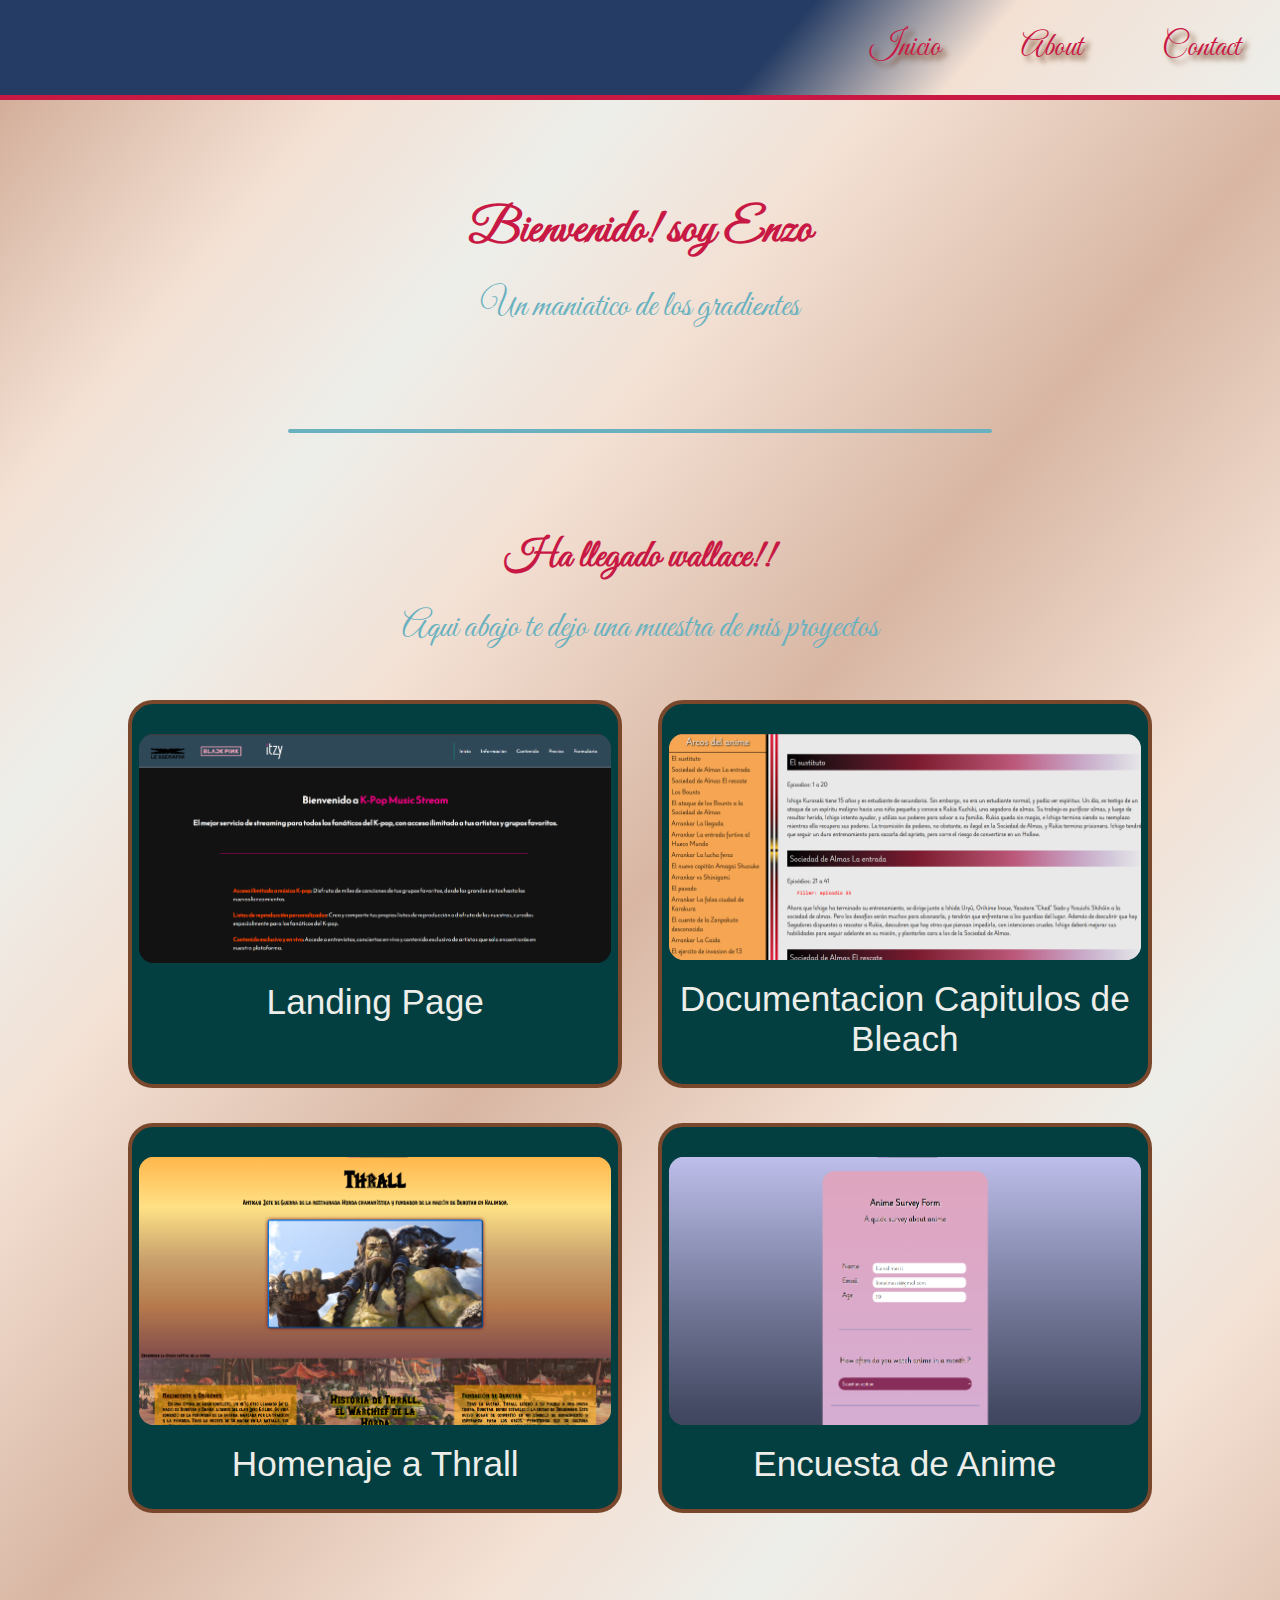
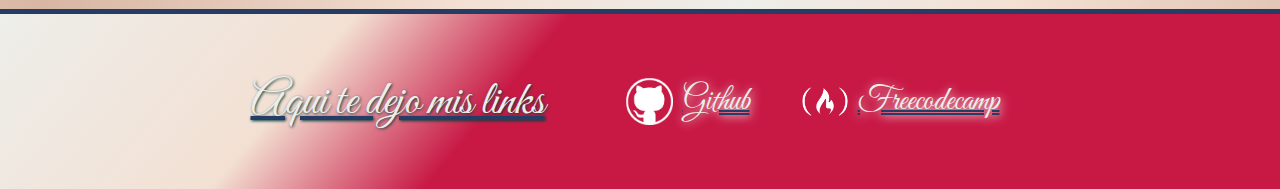
<file: index.html>
<!DOCTYPE html>
<html lang="en">

<head>
    <meta charset="UTF-8">
    <link rel="stylesheet" href="styles.css">
    <meta name="viewport" content="width=device-width, initial-scale=1.0">
    <title>personal portfolio</title>
</head>

<body>
    <header id="header">
        <nav id="navbar" class="navbar">
            <ul>
                <li>
                    <a href="#welcome-section">Inicio</a>
                </li>
                <li>
                    <a href="#projects">About</a>
                </li>
                <li>
                    <a href="#linkContacts">Contact</a>
                </li>
            </ul>
        </nav>
    </header>
    <main>
        <div id="welcome-section" class="welcomeSection">
            <h1>Bienvenido! soy Enzo</h1>
            <p>Un maniatico de los gradientes</p>
        </div>

        <div class="separadorHorizontal"></div>

        <div id="projects" class="projectsSection">
            <div class="encabezadoProjects">
                <h2>Ha llegado wallace!!</h2>
                <p>Aqui abajo te dejo una muestra de mis proyectos</p>
            </div>

            <div class="projectsBox">
                <div class="project project-tile">
                    <a href="./pages/Landing-page/index.html">
                        <img src="assets/k-pop_landing_page.png" alt="K-pop Landing page">
                        <p class="projectTitle">Landing Page</p>
                    </a>
                </div>
                <div class=" project project-tile">
                    <a href="./pages/Documentacion-capitulos-de-bleach/index.html">
                        <img src="assets/documentacion_capitulos_de_bleach.png" alt="Documentacion Capitulos de Bleach">
                        <p class="projectTitle">Documentacion Capitulos de Bleach</p>
                    </a>
                </div>
                <div class=" project project-tile">
                    <a href="./pages/Pagina-homenaje/index.html">
                        <img src="assets/pagina_homenaje_a_thrall.png" alt="">
                        <p>Homenaje a Thrall</p>
                    </a>

                </div>
                <div class=" project project-tile">
                    <a href="./pages/Encuesta-anime/index.html">
                        <img src="assets/encuesta_anime.png" alt="">
                        <p>Encuesta de Anime</p>
                    </a>
                </div>
            </div>
        </div>
        <div>

        </div>
    </main>


    <footer id="linkContacts">
        <p>Aqui te dejo mis links</p>
        <ul>

            <li><a href="https://github.com/Enzoferto" id="Git-profile-link" target="_blank"><img
                        src="assets/github.png" alt="github logo"> Github</a></li>

            <li><a href="https://www.freecodecamp.org/espanol/fccabc9632d-62f0-4026-a567-897d2e6a21b2"
                    id="Free-profile-link" target="_blank"><img src="assets/free_code_camp_logo.png"
                        alt="free code camp logo"> Freecodecamp</a>
            </li>
        </ul>
    </footer>
    <script src="script.js"></script>
</body>

</html>
</file>
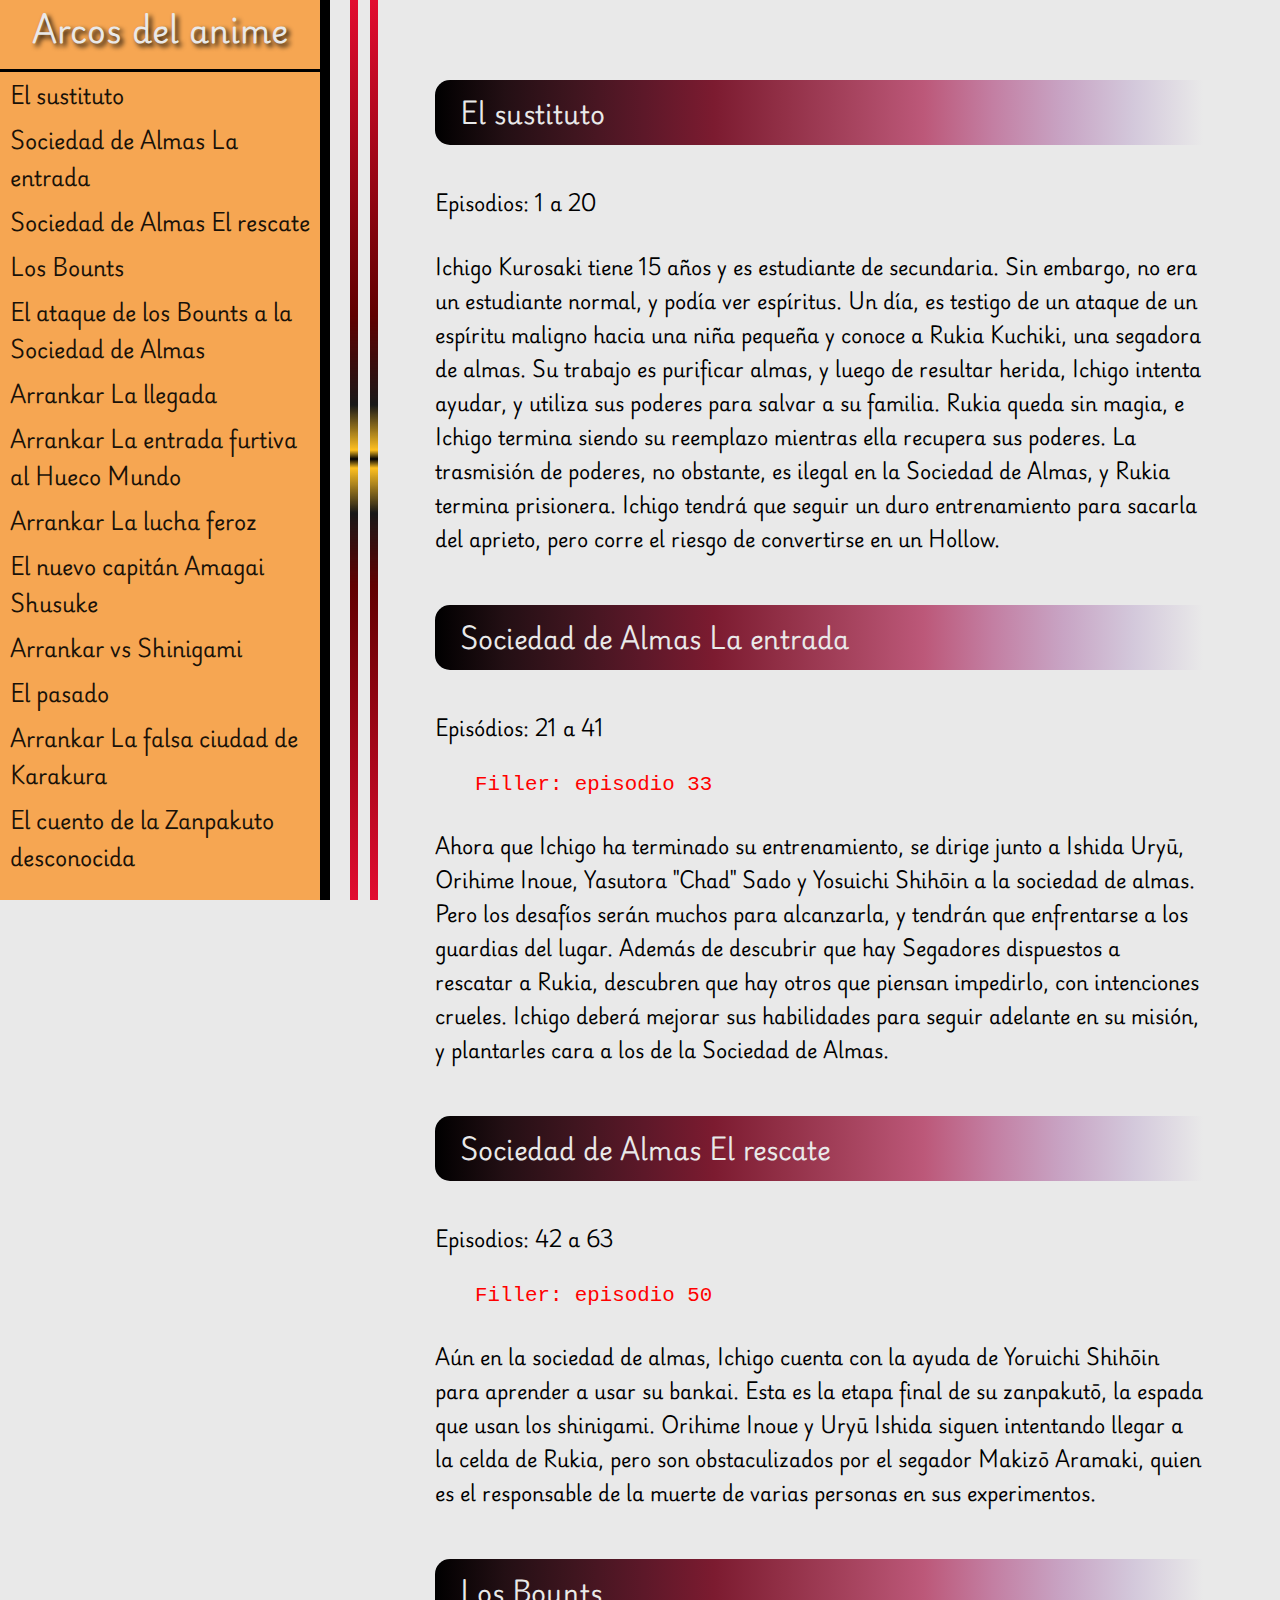
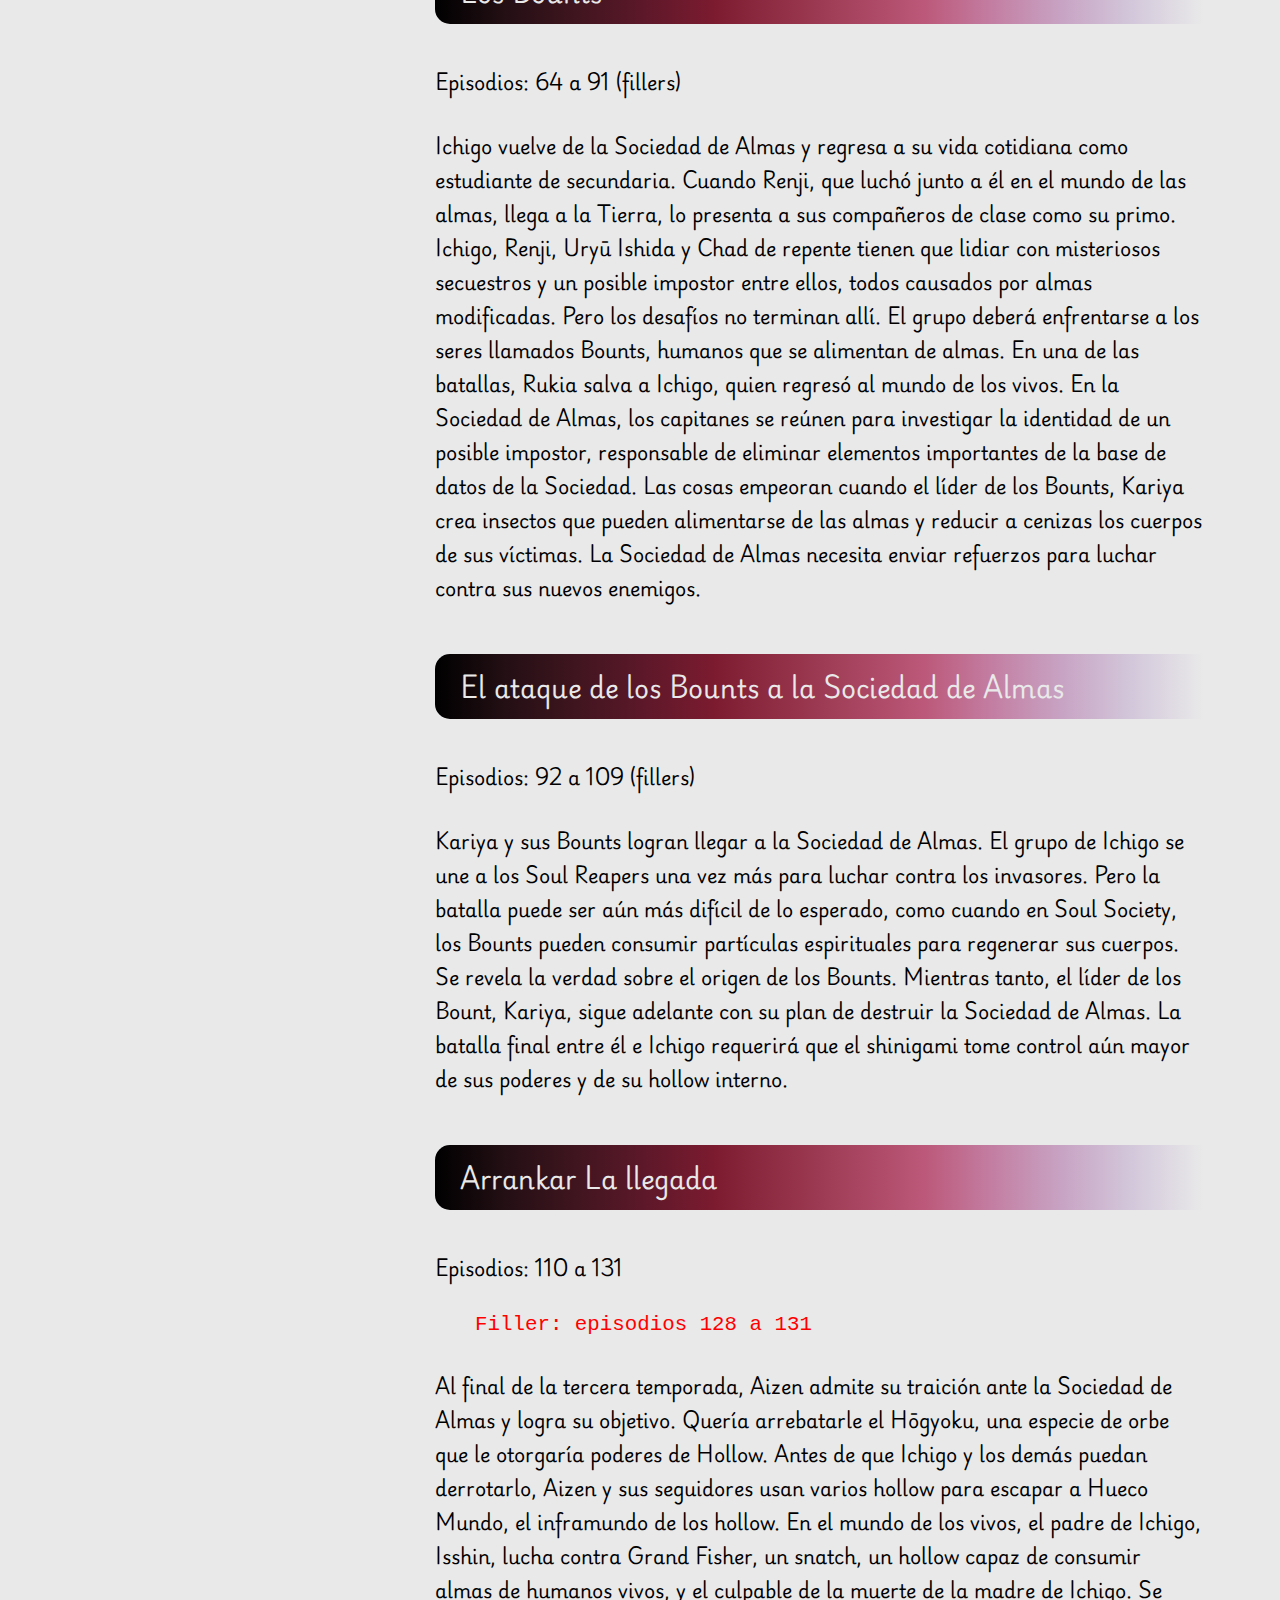
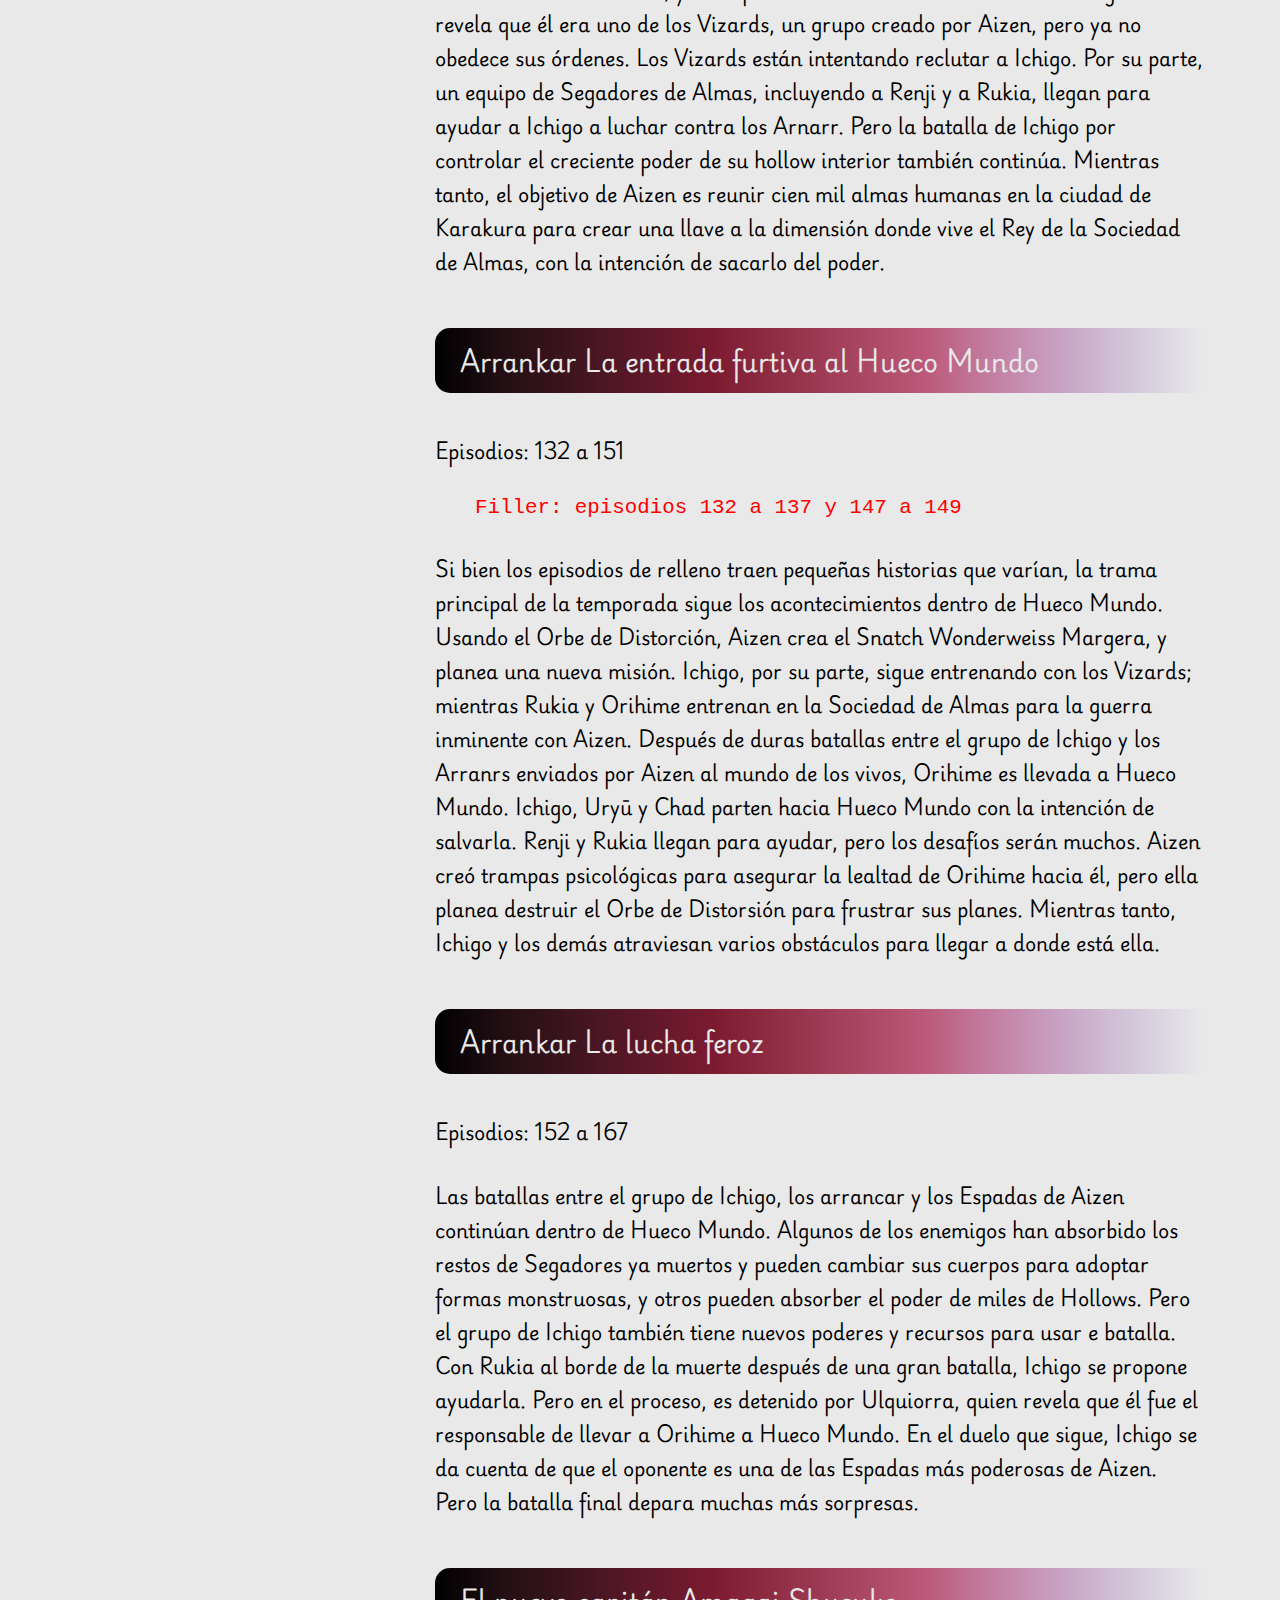
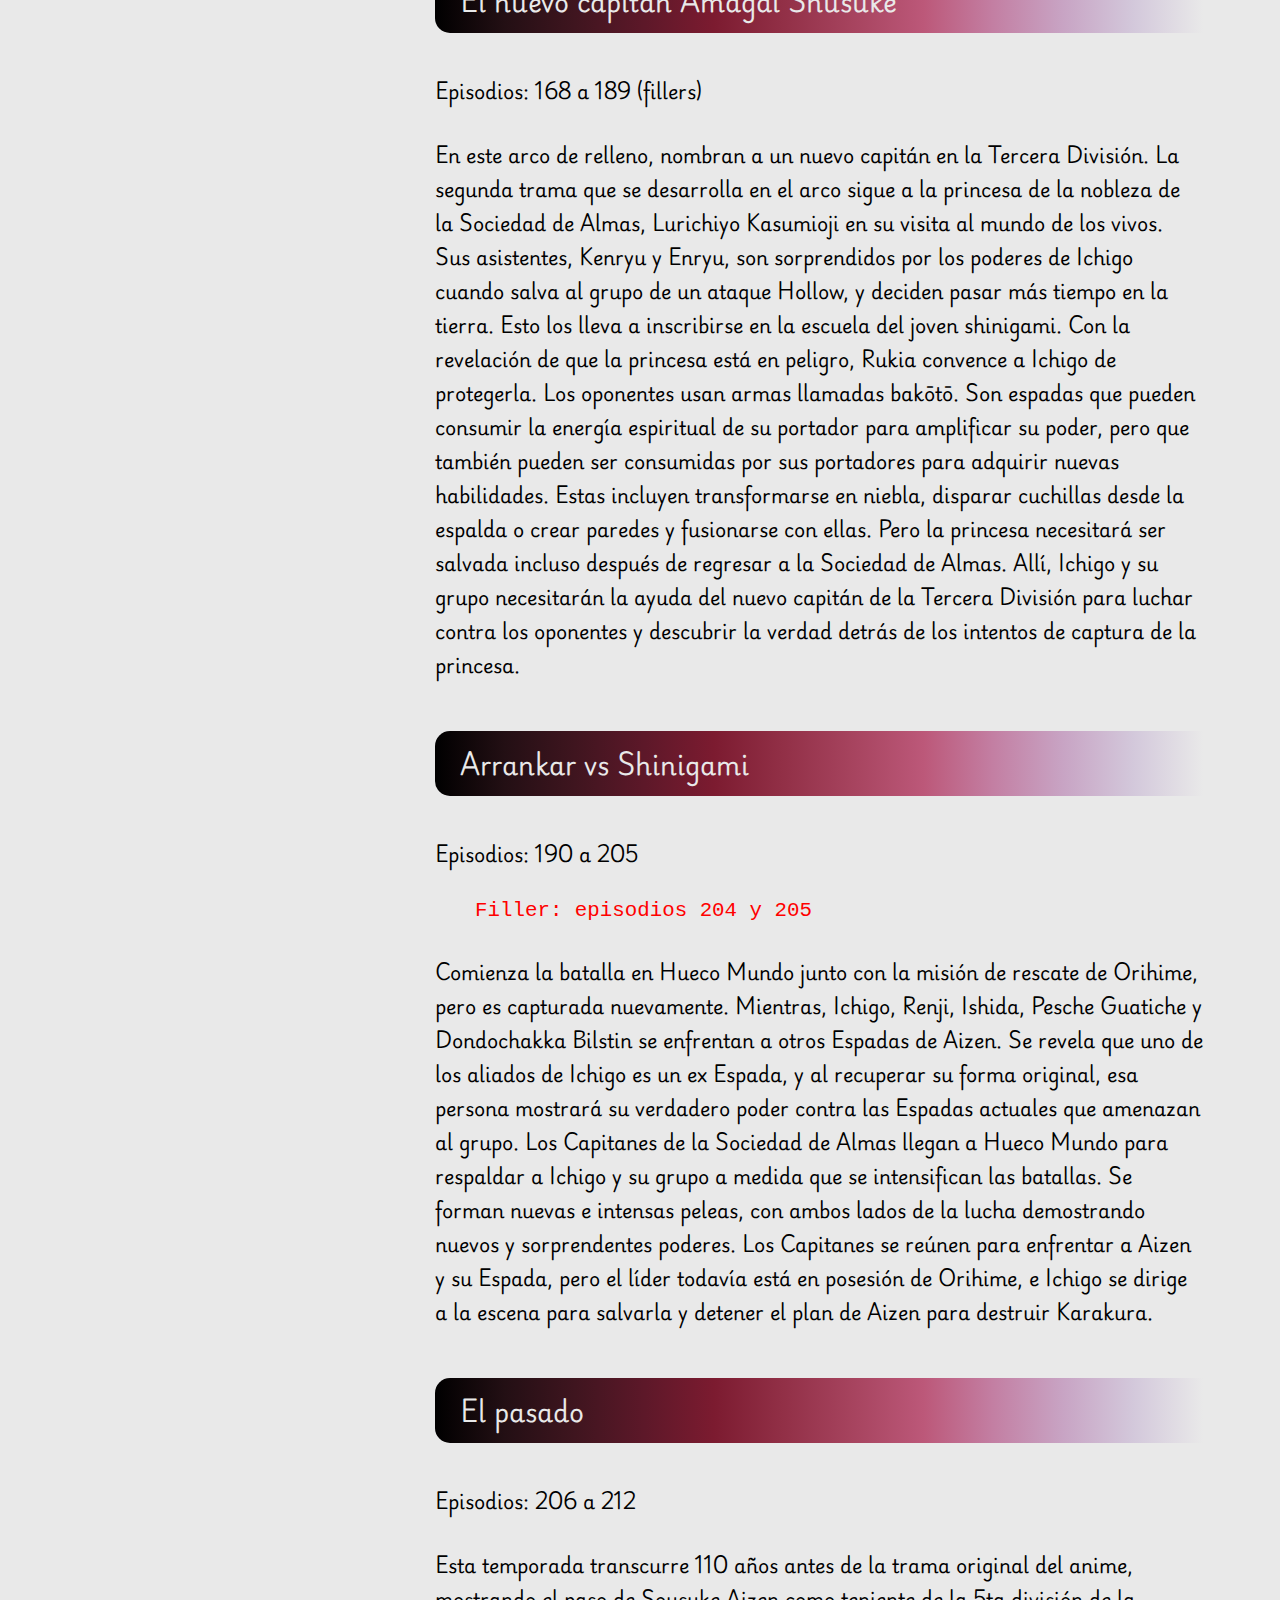
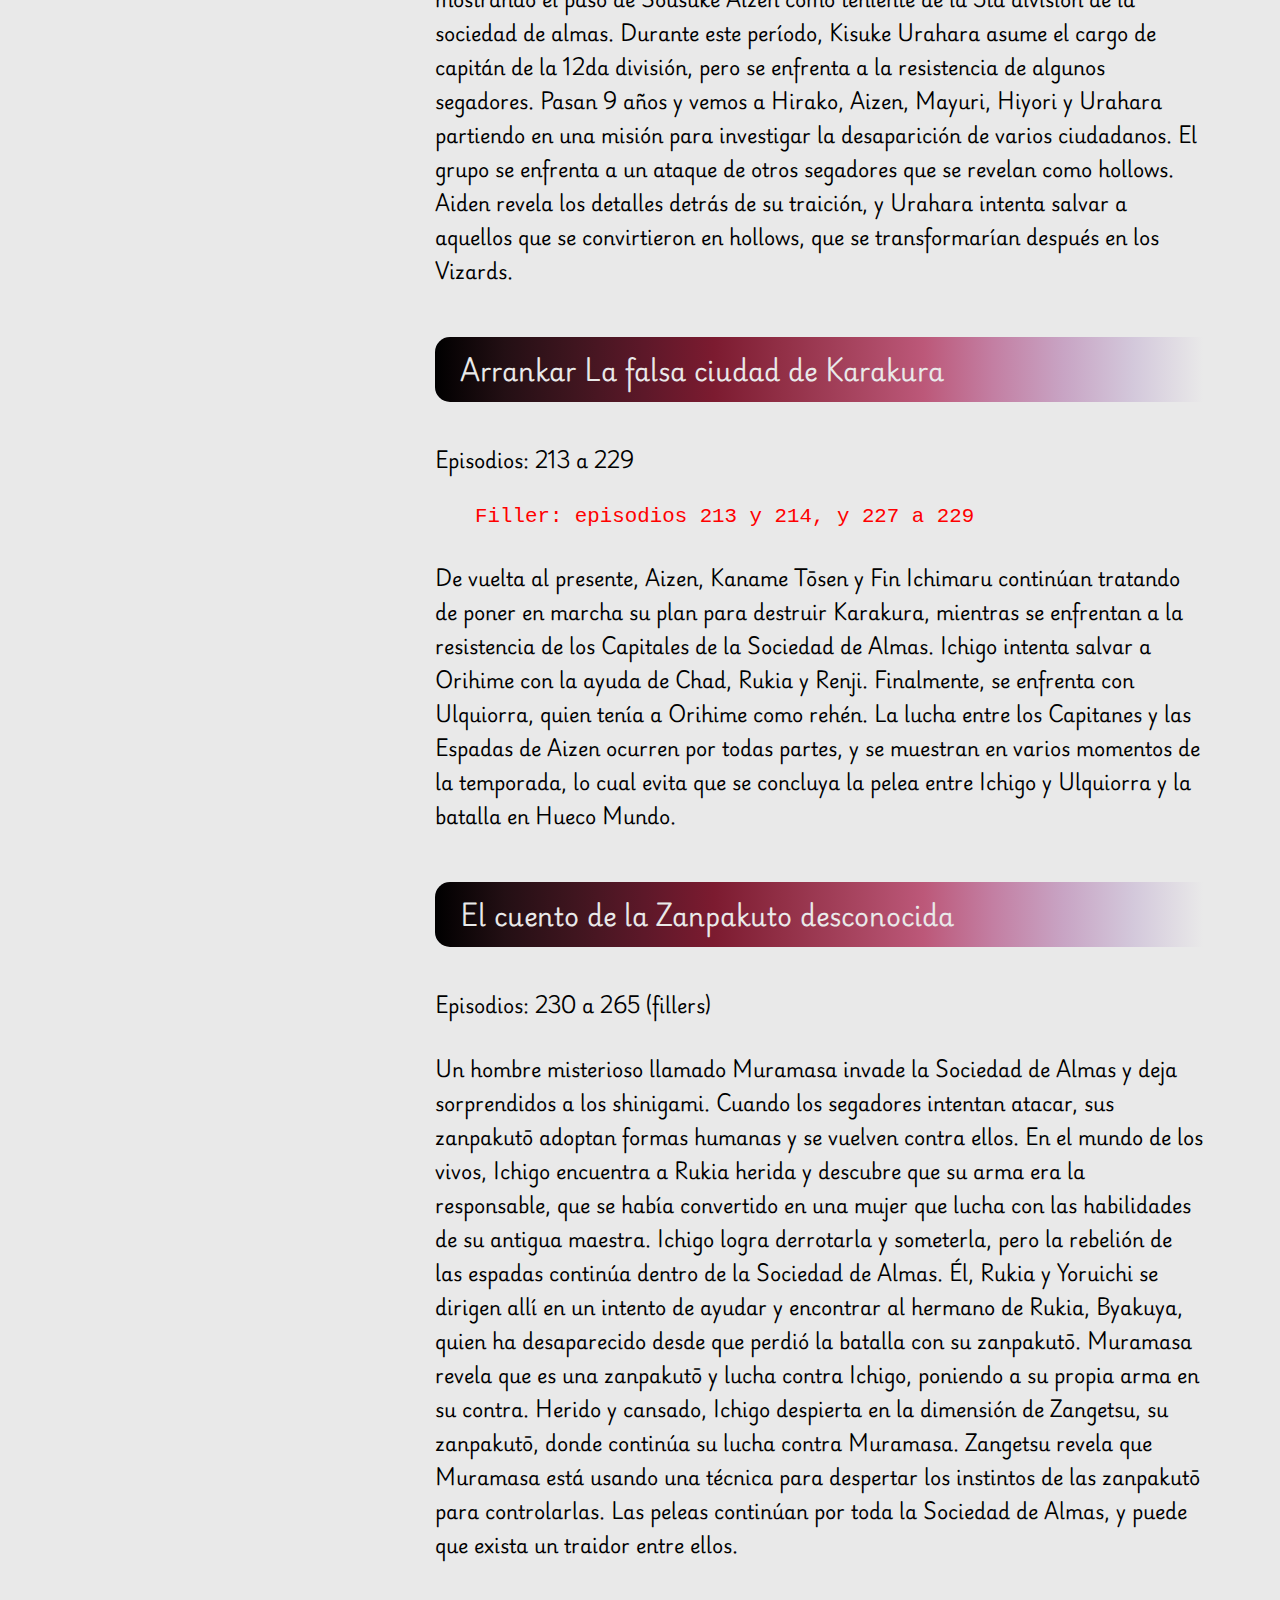
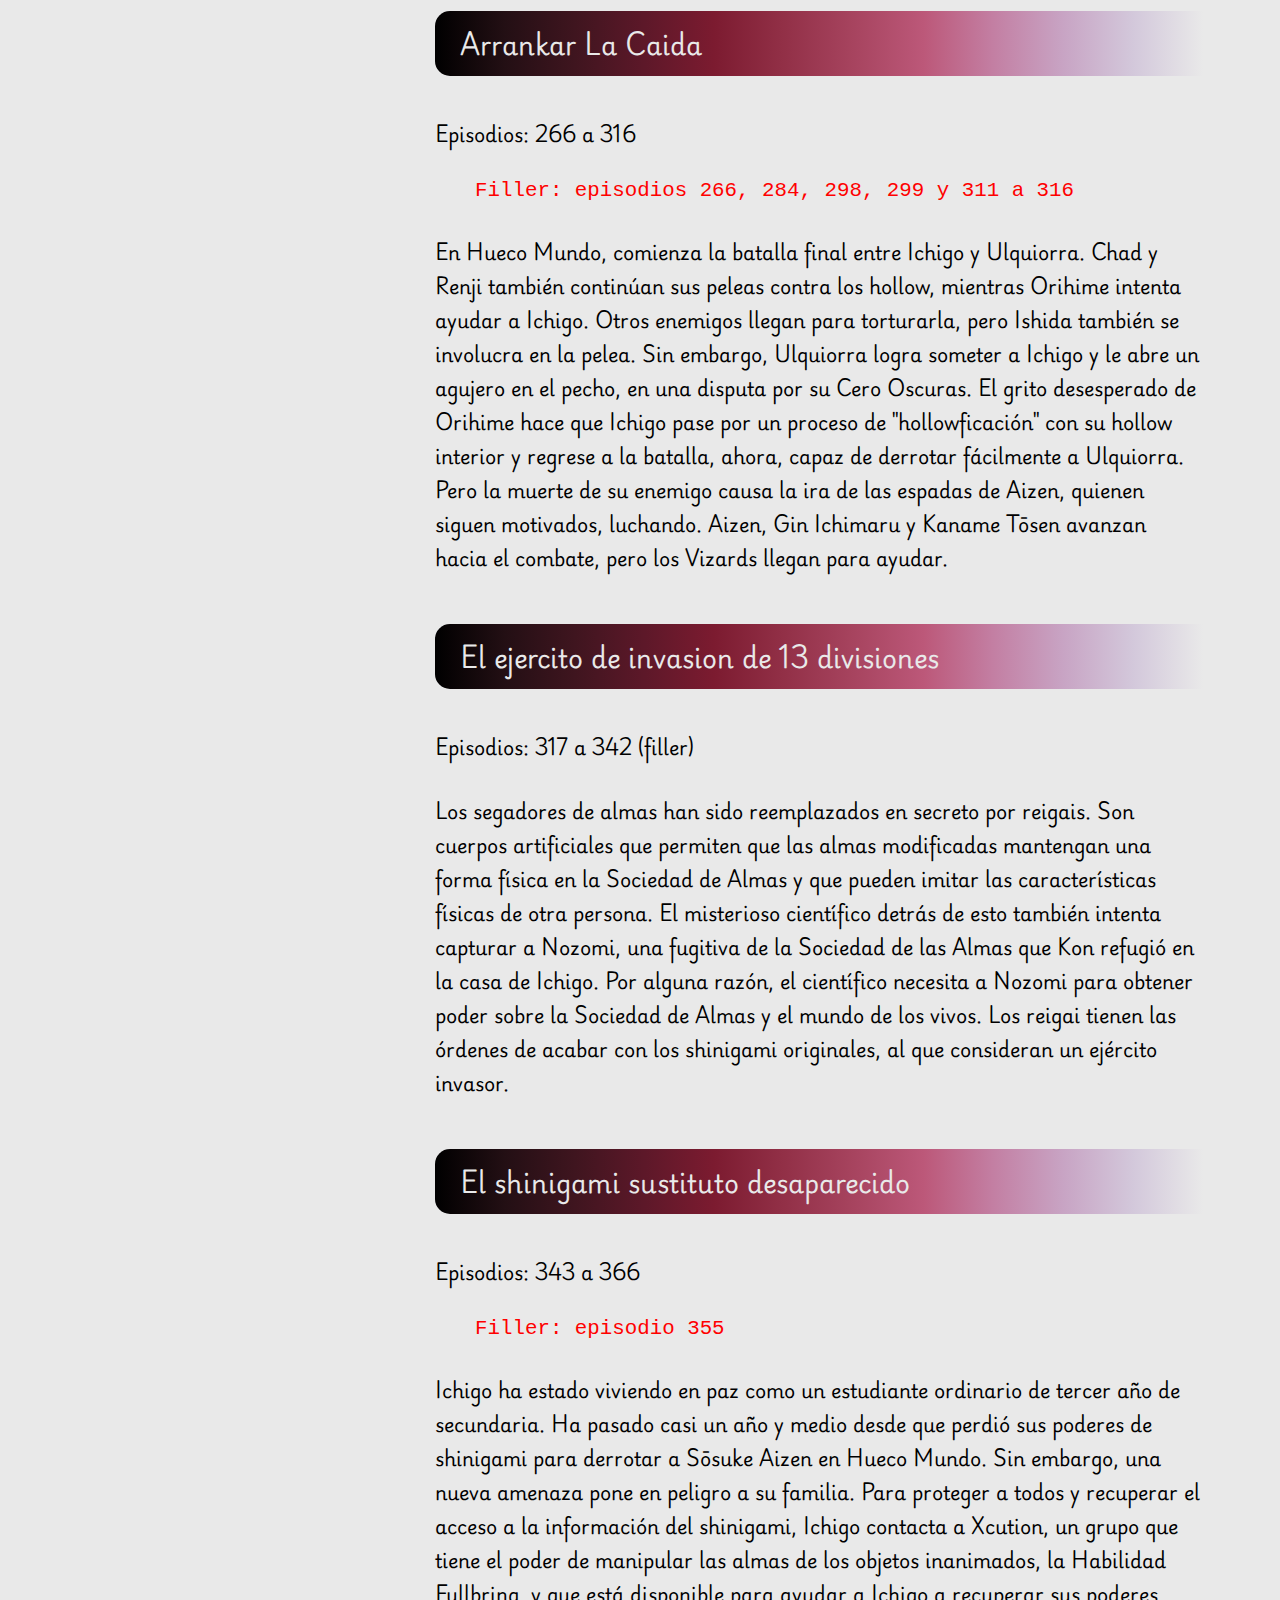
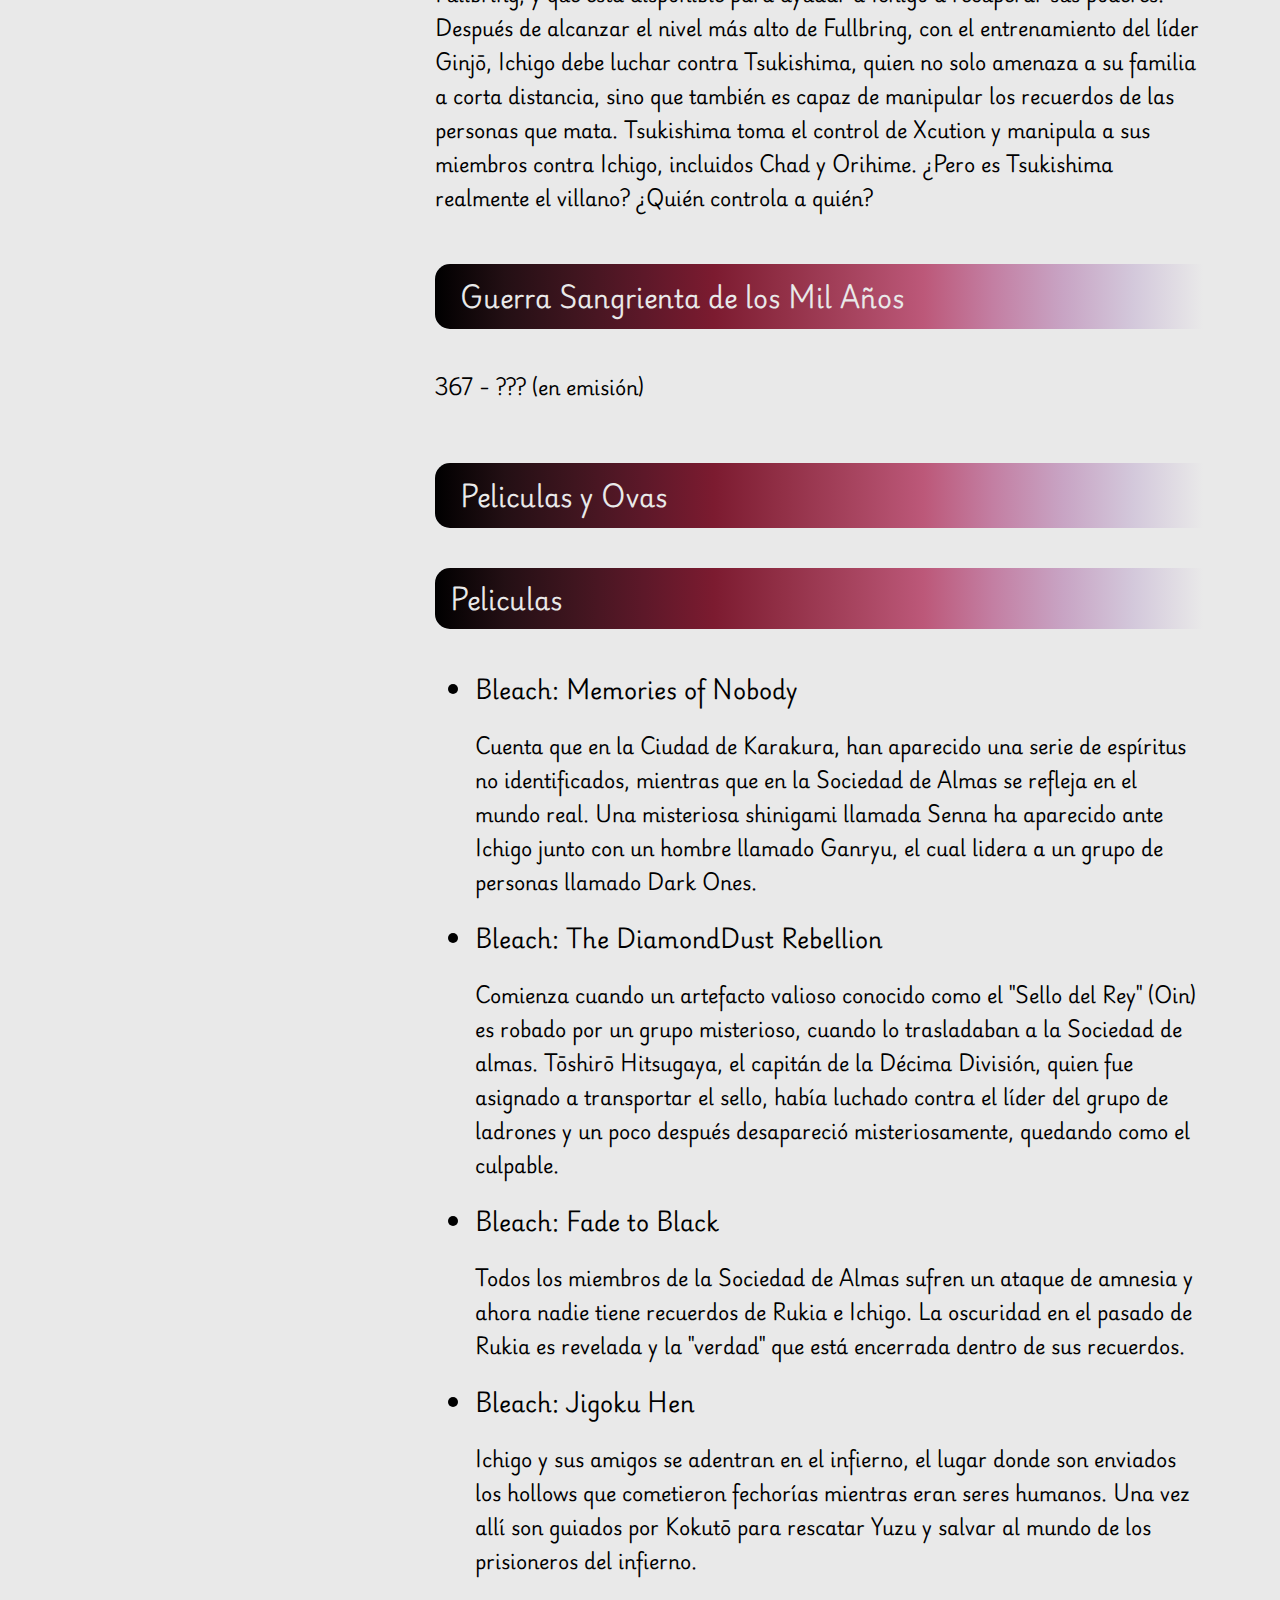
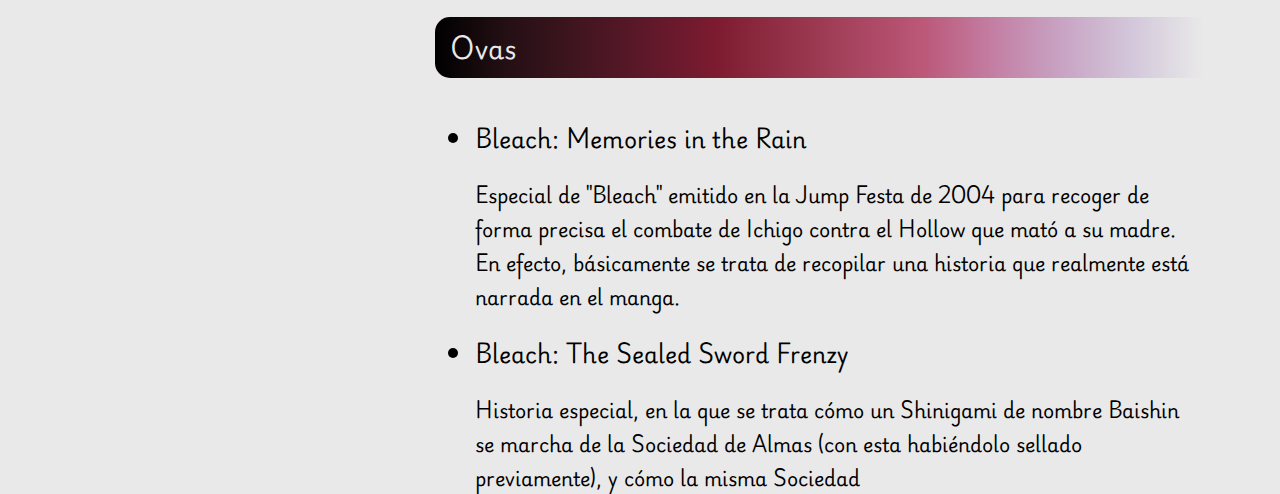
<file: pages/Documentacion-capitulos-de-bleach/index.html>
<!DOCTYPE html>
<html lang="en">

<head>
    <meta charset="UTF-8">
    <meta name="viewport" content="width=device-width, initial-scale=1.0">
    <link rel="stylesheet" href="styles.css">
    <title>Página de Documentación Técnica</title>
</head>

<body>
    <header class="mobileHeader" id="mobileHeader">
        <div class="hamburger-menu" id="hamburger-menu">
            <span></span>
            <span></span>
            <span></span>
        </div>
    </header>

    <div>
        <div class="line"></div>
        <div class="line"></div>
    </div>



    <nav id="navbar" class="navbar">
        <div class="title">Arcos del anime </div>
        <div class="navLinkBox">
            <a class="nav-link" href="#El_sustituto">El sustituto</a>
            <a class="nav-link" href="#Sociedad_de_Almas_La_entrada">Sociedad de Almas La entrada</a>
            <a class="nav-link" href="#Sociedad_de_Almas_El_rescate">Sociedad de Almas El rescate</a>
            <a class="nav-link" href="#Los_Bounts">Los Bounts</a>
            <a class="nav-link" href="#El_ataque_de_los_Bounts_a_la_Sociedad_de_Almas">El ataque de los Bounts a la
                Sociedad
                de Almas</a>
            <a class="nav-link" href="#Arrankar_La_llegada">Arrankar La llegada</a>
            <a class="nav-link" href="#Arrankar_La_entrada_furtiva_al_Hueco_Mundo">Arrankar La entrada furtiva al
                Hueco
                Mundo</a>
            <a class="nav-link" href="#Arrankar_La_lucha_feroz">Arrankar La lucha feroz</a>
            <a class="nav-link" href="#El_nuevo_capitán_Amagai_Shusuke">El nuevo capitán Amagai Shusuke</a>
            <a class="nav-link" href="#Arrankar_vs_Shinigami">Arrankar vs Shinigami</a>
            <a class="nav-link" href="#El_pasado">El pasado</a>
            <a class="nav-link" href="#Arrankar_La_falsa_ciudad_de_Karakura">Arrankar La falsa ciudad de
                Karakura</a>
            <a class="nav-link" href="#El_cuento_de_la_Zanpakuto_desconocida">El cuento de la Zanpakuto
                desconocida</a>
            <a class="nav-link" href="#Arrankar_La_Caida">Arrankar La Caida</a>
            <a class="nav-link" href="#El_ejercito_de_invasion_de_13_divisiones">El ejercito de invasion de 13
                divisiones</a>
            <a class="nav-link" href="#El_shinigami_sustituto_desaparecido">El shinigami sustituto desaparecido</a>
            <a class="nav-link" href="#Guerra_Sangrienta_de_los_Mil_Años">Guerra Sangrienta de los Mil Años</a>
            <a class="nav-link" href="#Peliculas_y_Ovas">Peliculas y Ovas</a>
        </div>
    </nav>


    <main id="main-doc" class="main-doc">
        <section class="main-section" id="El_sustituto">
            <header>El sustituto</header>
            <p class="episodios"> Episodios: 1 a 20</p>
            <p> Ichigo Kurosaki tiene 15 años y es estudiante de secundaria. Sin embargo, no era un estudiante
                normal, y podía ver espíritus. Un día, es testigo de un ataque de un espíritu maligno hacia una niña
                pequeña y conoce a Rukia Kuchiki, una segadora de almas. Su trabajo es purificar almas, y luego de
                resultar herida, Ichigo intenta ayudar, y utiliza sus poderes para salvar a su familia. Rukia queda
                sin magia, e Ichigo termina siendo su reemplazo mientras ella recupera sus poderes.

                La trasmisión de poderes, no obstante, es ilegal en la Sociedad de Almas, y Rukia termina
                prisionera. Ichigo tendrá que seguir un duro entrenamiento para sacarla del aprieto, pero corre el
                riesgo de convertirse en un Hollow.</p>

        </section>
        <section class="main-section" id="Sociedad_de_Almas_La_entrada">
            <header>Sociedad de Almas La entrada</header>
            <p class="episodios">Episódios: 21 a 41</p>
            <code>Filler: episodio 33</code>
            <p>Ahora que Ichigo ha terminado su entrenamiento, se dirige junto a Ishida Uryū, Orihime Inoue,
                Yasutora "Chad" Sado y Yosuichi Shihōin a la sociedad de almas. Pero los desafíos serán muchos para
                alcanzarla, y tendrán que enfrentarse a los guardias del lugar.

                Además de descubrir que hay Segadores dispuestos a rescatar a Rukia, descubren que hay otros que
                piensan impedirlo, con intenciones crueles. Ichigo deberá mejorar sus habilidades para seguir
                adelante en su misión, y plantarles cara a los de la Sociedad de Almas.</p>

        </section>
        <section class="main-section" id="Sociedad_de_Almas_El_rescate">
            <header>Sociedad de Almas El rescate</header>
            <p class="episodios">Episodios: 42 a 63</p>
            <code>Filler: episodio 50</code>
            <p>Aún en la sociedad de almas, Ichigo cuenta con la ayuda de Yoruichi Shihōin para aprender a usar su
                bankai. Esta es la etapa final de su zanpakutō, la espada que usan los shinigami. Orihime Inoue y
                Uryū Ishida siguen intentando llegar a la celda de Rukia, pero son obstaculizados por el segador
                Makizō Aramaki, quien es el responsable de la muerte de varias personas en sus experimentos.</p>

        </section>
        <section class="main-section" id="Los_Bounts">
            <header>Los Bounts</header>
            <p class="episodios">Episodios: 64 a 91 (fillers)</p>
            <p> Ichigo vuelve de la Sociedad de Almas y regresa a su vida cotidiana como estudiante de secundaria.
                Cuando Renji, que luchó junto a él en el mundo de las almas, llega a la Tierra, lo presenta a sus
                compañeros de clase como su primo. Ichigo, Renji, Uryū Ishida y Chad de repente tienen que lidiar
                con misteriosos secuestros y un posible impostor entre ellos, todos causados por almas modificadas.

                Pero los desafíos no terminan allí. El grupo deberá enfrentarse a los seres llamados Bounts, humanos
                que se alimentan de almas. En una de las batallas, Rukia salva a Ichigo, quien regresó al mundo de
                los vivos. En la Sociedad de Almas, los capitanes se reúnen para investigar la identidad de un
                posible impostor, responsable de eliminar elementos importantes de la base de datos de la Sociedad.
                Las cosas empeoran cuando el líder de los Bounts, Kariya crea insectos que pueden alimentarse de las
                almas y reducir a cenizas los cuerpos de sus víctimas. La Sociedad de Almas necesita enviar
                refuerzos para luchar contra sus nuevos enemigos.</p>

        </section>
        <section class="main-section" id="El_ataque_de_los_Bounts_a_la_Sociedad_de_Almas">
            <header>El ataque de los Bounts a la Sociedad de Almas</header>
            <p class="episodios">Episodios: 92 a 109 (fillers)</p>
            <p>Kariya y sus Bounts logran llegar a la Sociedad de Almas. El grupo de Ichigo se une a los Soul
                Reapers una vez más para luchar contra los invasores. Pero la batalla puede ser aún más difícil de
                lo esperado, como cuando en Soul Society, los Bounts pueden consumir partículas espirituales para
                regenerar sus cuerpos.

                Se revela la verdad sobre el origen de los Bounts. Mientras tanto, el líder de los Bount, Kariya,
                sigue adelante con su plan de destruir la Sociedad de Almas. La batalla final entre él e Ichigo
                requerirá que el shinigami tome control aún mayor de sus poderes y de su hollow interno.</p>

        </section>
        <section class="main-section" id="Arrankar_La_llegada">
            <header>Arrankar La llegada</header>
            <p class="episodios">Episodios: 110 a 131</p>
            <code>Filler: episodios 128 a 131</code>
            <p>Al final de la tercera temporada, Aizen admite su traición ante la Sociedad de Almas y logra su
                objetivo. Quería arrebatarle el Hōgyoku, una especie de orbe que le otorgaría poderes de Hollow.
                Antes de que Ichigo y los demás puedan derrotarlo, Aizen y sus seguidores usan varios hollow para
                escapar a Hueco Mundo, el inframundo de los hollow.

                En el mundo de los vivos, el padre de Ichigo, Isshin, lucha contra Grand Fisher, un snatch, un
                hollow capaz de consumir almas de humanos vivos, y el culpable de la muerte de la madre de Ichigo.
                Se revela que él era uno de los Vizards, un grupo creado por Aizen, pero ya no obedece sus órdenes.
                Los Vizards están intentando reclutar a Ichigo. Por su parte, un equipo de Segadores de Almas,
                incluyendo a Renji y a Rukia, llegan para ayudar a Ichigo a luchar contra los Arnarr.

                Pero la batalla de Ichigo por controlar el creciente poder de su hollow interior también continúa.
                Mientras tanto, el objetivo de Aizen es reunir cien mil almas humanas en la ciudad de Karakura para
                crear una llave a la dimensión donde vive el Rey de la Sociedad de Almas, con la intención de
                sacarlo del poder.</p>

        </section>
        <section class="main-section" id="Arrankar_La_entrada_furtiva_al_Hueco_Mundo">
            <header>Arrankar La entrada furtiva al Hueco Mundo</header>
            <p class="episodios">Episodios: 132 a 151</p>
            <code>Filler: episodios 132 a 137 y 147 a 149</code>
            <p>Si bien los episodios de relleno traen pequeñas historias que varían, la trama principal de la
                temporada sigue los acontecimientos dentro de Hueco Mundo. Usando el Orbe de Distorción, Aizen crea
                el Snatch Wonderweiss Margera, y planea una nueva misión. Ichigo, por su parte, sigue entrenando con
                los Vizards; mientras Rukia y Orihime entrenan en la Sociedad de Almas para la guerra inminente con
                Aizen.

                Después de duras batallas entre el grupo de Ichigo y los Arranrs enviados por Aizen al mundo de los
                vivos, Orihime es llevada a Hueco Mundo. Ichigo, Uryū y Chad parten hacia Hueco Mundo con la
                intención de salvarla. Renji y Rukia llegan para ayudar, pero los desafíos serán muchos.

                Aizen creó trampas psicológicas para asegurar la lealtad de Orihime hacia él, pero ella planea
                destruir el Orbe de Distorsión para frustrar sus planes. Mientras tanto, Ichigo y los demás
                atraviesan varios obstáculos para llegar a donde está ella.</p>

        </section>
        <section class="main-section" id="Arrankar_La_lucha_feroz">
            <header>Arrankar La lucha feroz</header>
            <p class="episodios">Episodios: 152 a 167</p>
            <p>Las batallas entre el grupo de Ichigo, los arrancar y los Espadas de Aizen continúan dentro de Hueco
                Mundo. Algunos de los enemigos han absorbido los restos de Segadores ya muertos y pueden cambiar sus
                cuerpos para adoptar formas monstruosas, y otros pueden absorber el poder de miles de Hollows. Pero
                el grupo de Ichigo también tiene nuevos poderes y recursos para usar e batalla.

                Con Rukia al borde de la muerte después de una gran batalla, Ichigo se propone ayudarla. Pero en el
                proceso, es detenido por Ulquiorra, quien revela que él fue el responsable de llevar a Orihime a
                Hueco Mundo. En el duelo que sigue, Ichigo se da cuenta de que el oponente es una de las Espadas más
                poderosas de Aizen. Pero la batalla final depara muchas más sorpresas.</p>

        </section>
        <section class="main-section" id="El_nuevo_capitán_Amagai_Shusuke">
            <header>El nuevo capitán Amagai Shusuke</header>
            <p class="episodios">Episodios: 168 a 189 (fillers)</p>
            <p>En este arco de relleno, nombran a un nuevo capitán en la Tercera División. La segunda trama que se
                desarrolla en el arco sigue a la princesa de la nobleza de la Sociedad de Almas, Lurichiyo Kasumioji
                en su visita al mundo de los vivos. Sus asistentes, Kenryu y Enryu, son sorprendidos por los poderes
                de Ichigo cuando salva al grupo de un ataque Hollow, y deciden pasar más tiempo en la tierra. Esto
                los lleva a inscribirse en la escuela del joven shinigami. Con la revelación de que la princesa está
                en peligro, Rukia convence a Ichigo de protegerla.

                Los oponentes usan armas llamadas bakōtō. Son espadas que pueden consumir la energía espiritual de
                su portador para amplificar su poder, pero que también pueden ser consumidas por sus portadores para
                adquirir nuevas habilidades. Estas incluyen transformarse en niebla, disparar cuchillas desde la
                espalda o crear paredes y fusionarse con ellas.

                Pero la princesa necesitará ser salvada incluso después de regresar a la Sociedad de Almas. Allí,
                Ichigo y su grupo necesitarán la ayuda del nuevo capitán de la Tercera División para luchar contra
                los oponentes y descubrir la verdad detrás de los intentos de captura de la princesa.</p>

        </section>
        <section class="main-section" id="Arrankar_vs_Shinigami">
            <header>Arrankar vs Shinigami</header>
            <p class="episodios">Episodios: 190 a 205</p>
            <code>Filler: episodios 204 y 205</code>
            <p>Comienza la batalla en Hueco Mundo junto con la misión de rescate de Orihime, pero es capturada
                nuevamente. Mientras, Ichigo, Renji, Ishida, Pesche Guatiche y Dondochakka Bilstin se enfrentan a
                otros Espadas de Aizen. Se revela que uno de los aliados de Ichigo es un ex Espada, y al recuperar
                su forma original, esa persona mostrará su verdadero poder contra las Espadas actuales que amenazan
                al grupo.

                Los Capitanes de la Sociedad de Almas llegan a Hueco Mundo para respaldar a Ichigo y su grupo a
                medida que se intensifican las batallas. Se forman nuevas e intensas peleas, con ambos lados de la
                lucha demostrando nuevos y sorprendentes poderes. Los Capitanes se reúnen para enfrentar a Aizen y
                su Espada, pero el líder todavía está en posesión de Orihime, e Ichigo se dirige a la escena para
                salvarla y detener el plan de Aizen para destruir Karakura.</p>

        </section>
        <section class="main-section" id="El_pasado">
            <header>El pasado</header>
            <p class="episodios">Episodios: 206 a 212</p>
            <p>Esta temporada transcurre 110 años antes de la trama original del anime, mostrando el paso de Sousuke
                Aizen como teniente de la 5ta división de la sociedad de almas. Durante este período, Kisuke Urahara
                asume el cargo de capitán de la 12da división, pero se enfrenta a la resistencia de algunos
                segadores.

                Pasan 9 años y vemos a Hirako, Aizen, Mayuri, Hiyori y Urahara partiendo en una misión para
                investigar la desaparición de varios ciudadanos. El grupo se enfrenta a un ataque de otros segadores
                que se revelan como hollows. Aiden revela los detalles detrás de su traición, y Urahara intenta
                salvar a aquellos que se convirtieron en hollows, que se transformarían después en los Vizards.</p>

        </section>
        <section class="main-section" id="Arrankar_La_falsa_ciudad_de_Karakura">
            <header>Arrankar La falsa ciudad de Karakura</header>
            <p class="episodios">Episodios: 213 a 229</p>
            <code>Filler: episodios 213 y 214, y 227 a 229</code>
            <p>De vuelta al presente, Aizen, Kaname Tōsen y Fin Ichimaru continúan tratando de poner en marcha su
                plan para destruir Karakura, mientras se enfrentan a la resistencia de los Capitales de la Sociedad
                de Almas. Ichigo intenta salvar a Orihime con la ayuda de Chad, Rukia y Renji. Finalmente, se
                enfrenta con Ulquiorra, quien tenía a Orihime como rehén.

                La lucha entre los Capitanes y las Espadas de Aizen ocurren por todas partes, y se muestran en
                varios momentos de la temporada, lo cual evita que se concluya la pelea entre Ichigo y Ulquiorra y
                la batalla en Hueco Mundo.</p>

        </section>
        <section class="main-section" id="El_cuento_de_la_Zanpakuto_desconocida">
            <header>El cuento de la Zanpakuto desconocida</header>
            <p class="episodios">Episodios: 230 a 265 (fillers)</p>
            <p>Un hombre misterioso llamado Muramasa invade la Sociedad de Almas y deja sorprendidos a los
                shinigami. Cuando los segadores intentan atacar, sus zanpakutō adoptan formas humanas y se vuelven
                contra ellos. En el mundo de los vivos, Ichigo encuentra a Rukia herida y descubre que su arma era
                la responsable, que se había convertido en una mujer que lucha con las habilidades de su antigua
                maestra. Ichigo logra derrotarla y someterla, pero la rebelión de las espadas continúa dentro de la
                Sociedad de Almas.

                Él, Rukia y Yoruichi se dirigen allí en un intento de ayudar y encontrar al hermano de Rukia,
                Byakuya, quien ha desaparecido desde que perdió la batalla con su zanpakutō.

                Muramasa revela que es una zanpakutō y lucha contra Ichigo, poniendo a su propia arma en su contra.
                Herido y cansado, Ichigo despierta en la dimensión de Zangetsu, su zanpakutō, donde continúa su
                lucha contra Muramasa. Zangetsu revela que Muramasa está usando una técnica para despertar los
                instintos de las zanpakutō para controlarlas. Las peleas continúan por toda la Sociedad de Almas, y
                puede que exista un traidor entre ellos.</p>

        </section>
        <section class="main-section" id="Arrankar_La_Caida">
            <header>Arrankar La Caida</header>
            <p class="episodios">Episodios: 266 a 316</p>
            <code>Filler: episodios 266, 284, 298, 299 y 311 a 316</code>
            <p>En Hueco Mundo, comienza la batalla final entre Ichigo y Ulquiorra. Chad y Renji también continúan
                sus peleas contra los hollow, mientras Orihime intenta ayudar a Ichigo. Otros enemigos llegan para
                torturarla, pero Ishida también se involucra en la pelea. Sin embargo, Ulquiorra logra someter a
                Ichigo y le abre un agujero en el pecho, en una disputa por su Cero Oscuras.

                El grito desesperado de Orihime hace que Ichigo pase por un proceso de "hollowficación" con su
                hollow interior y regrese a la batalla, ahora, capaz de derrotar fácilmente a Ulquiorra. Pero la
                muerte de su enemigo causa la ira de las espadas de Aizen, quienen siguen motivados, luchando.
                Aizen, Gin Ichimaru y Kaname Tōsen avanzan hacia el combate, pero los Vizards llegan para ayudar.
            </p>

        </section>
        <section class="main-section" id="El_ejercito_de_invasion_de_13_divisiones">
            <header>El ejercito de invasion de 13 divisiones</header>
            <p class="episodios">Episodios: 317 a 342 (filler)</p>
            <p>Los segadores de almas han sido reemplazados en secreto por reigais. Son cuerpos artificiales que
                permiten que las almas modificadas mantengan una forma física en la Sociedad de Almas y que pueden
                imitar las características físicas de otra persona. El misterioso científico detrás de esto también
                intenta capturar a Nozomi, una fugitiva de la Sociedad de las Almas que Kon refugió en la casa de
                Ichigo.

                Por alguna razón, el científico necesita a Nozomi para obtener poder sobre la Sociedad de Almas y el
                mundo de los vivos. Los reigai tienen las órdenes de acabar con los shinigami originales, al que
                consideran un ejército invasor.</p>

        </section>
        <section class="main-section" id="El_shinigami_sustituto_desaparecido">
            <header>El shinigami sustituto desaparecido</header>
            <p class="episodios">Episodios: 343 a 366</p>
            <code>Filler: episodio 355</code>
            <p>Ichigo ha estado viviendo en paz como un estudiante ordinario de tercer año de secundaria. Ha pasado
                casi un año y medio desde que perdió sus poderes de shinigami para derrotar a Sōsuke Aizen en Hueco
                Mundo. Sin embargo, una nueva amenaza pone en peligro a su familia.

                Para proteger a todos y recuperar el acceso a la información del shinigami, Ichigo contacta a
                Xcution, un grupo que tiene el poder de manipular las almas de los objetos inanimados, la Habilidad
                Fullbring, y que está disponible para ayudar a Ichigo a recuperar sus poderes.

                Después de alcanzar el nivel más alto de Fullbring, con el entrenamiento del líder Ginjō, Ichigo
                debe luchar contra Tsukishima, quien no solo amenaza a su familia a corta distancia, sino que
                también es capaz de manipular los recuerdos de las personas que mata. Tsukishima toma el control de
                Xcution y manipula a sus miembros contra Ichigo, incluidos Chad y Orihime. ¿Pero es Tsukishima
                realmente el villano? ¿Quién controla a quién?</p>

        </section>
        <section class="main-section" id="Guerra_Sangrienta_de_los_Mil_Años">
            <header>Guerra Sangrienta de los Mil Años</header>
            <p class="episodios">367 - ??? (en emisión)</p>

        </section>
        <section class="main-section" id="Peliculas_y_Ovas">
            <header>Peliculas y Ovas</header>
            <p class="lastTitles">Peliculas</p>
            <ul>
                <li>Bleach: Memories of Nobody</li>
                <p>Cuenta que en la Ciudad de Karakura, han aparecido una serie de espíritus no identificados,
                    mientras que en la Sociedad de Almas se refleja en el mundo real. Una misteriosa shinigami
                    llamada Senna ha aparecido ante Ichigo junto con un hombre llamado Ganryu, el cual lidera a un
                    grupo de personas llamado Dark Ones.</p>
                <li>Bleach: The DiamondDust Rebellion</li>
                <p>Comienza cuando un artefacto valioso conocido como el "Sello del Rey" (Oin) es robado por un
                    grupo misterioso, cuando lo trasladaban a la Sociedad de almas. Tōshirō Hitsugaya, el capitán de
                    la Décima División, quien fue asignado a transportar el sello, había luchado contra el líder del
                    grupo de ladrones y un poco después desapareció misteriosamente, quedando como el culpable.</p>
                <li>Bleach: Fade to Black</li>
                <p>Todos los miembros de la Sociedad de Almas sufren un ataque de amnesia y ahora nadie tiene
                    recuerdos de Rukia e Ichigo. La oscuridad en el pasado de Rukia es revelada y la "verdad" que
                    está encerrada dentro de sus recuerdos.</p>
                <li>Bleach: Jigoku Hen</li>
                <p>Ichigo y sus amigos se adentran en el infierno, el lugar donde son enviados los hollows que
                    cometieron fechorías mientras eran seres humanos. Una vez allí son guiados por Kokutō para
                    rescatar Yuzu y salvar al mundo de los prisioneros del infierno.</p>
            </ul>
            <p class="lastTitles">Ovas</p>
            <ul>
                <li>Bleach: Memories in the Rain</li>
                <p>Especial de "Bleach" emitido en la Jump Festa de 2004 para recoger de forma precisa el combate de
                    Ichigo contra el Hollow que mató a su madre. En efecto, básicamente se trata de recopilar una
                    historia que realmente está narrada en el manga.</p>
                <li>Bleach: The Sealed Sword Frenzy</li>
                <p>Historia especial, en la que se trata cómo un Shinigami de nombre Baishin se marcha de la
                    Sociedad de Almas (con esta habiéndolo sellado previamente), y cómo la misma Sociedad
                </p>
            </ul>
        </section>



    </main>
    <script src="script.js"></script>
</body>

</html>
</file>
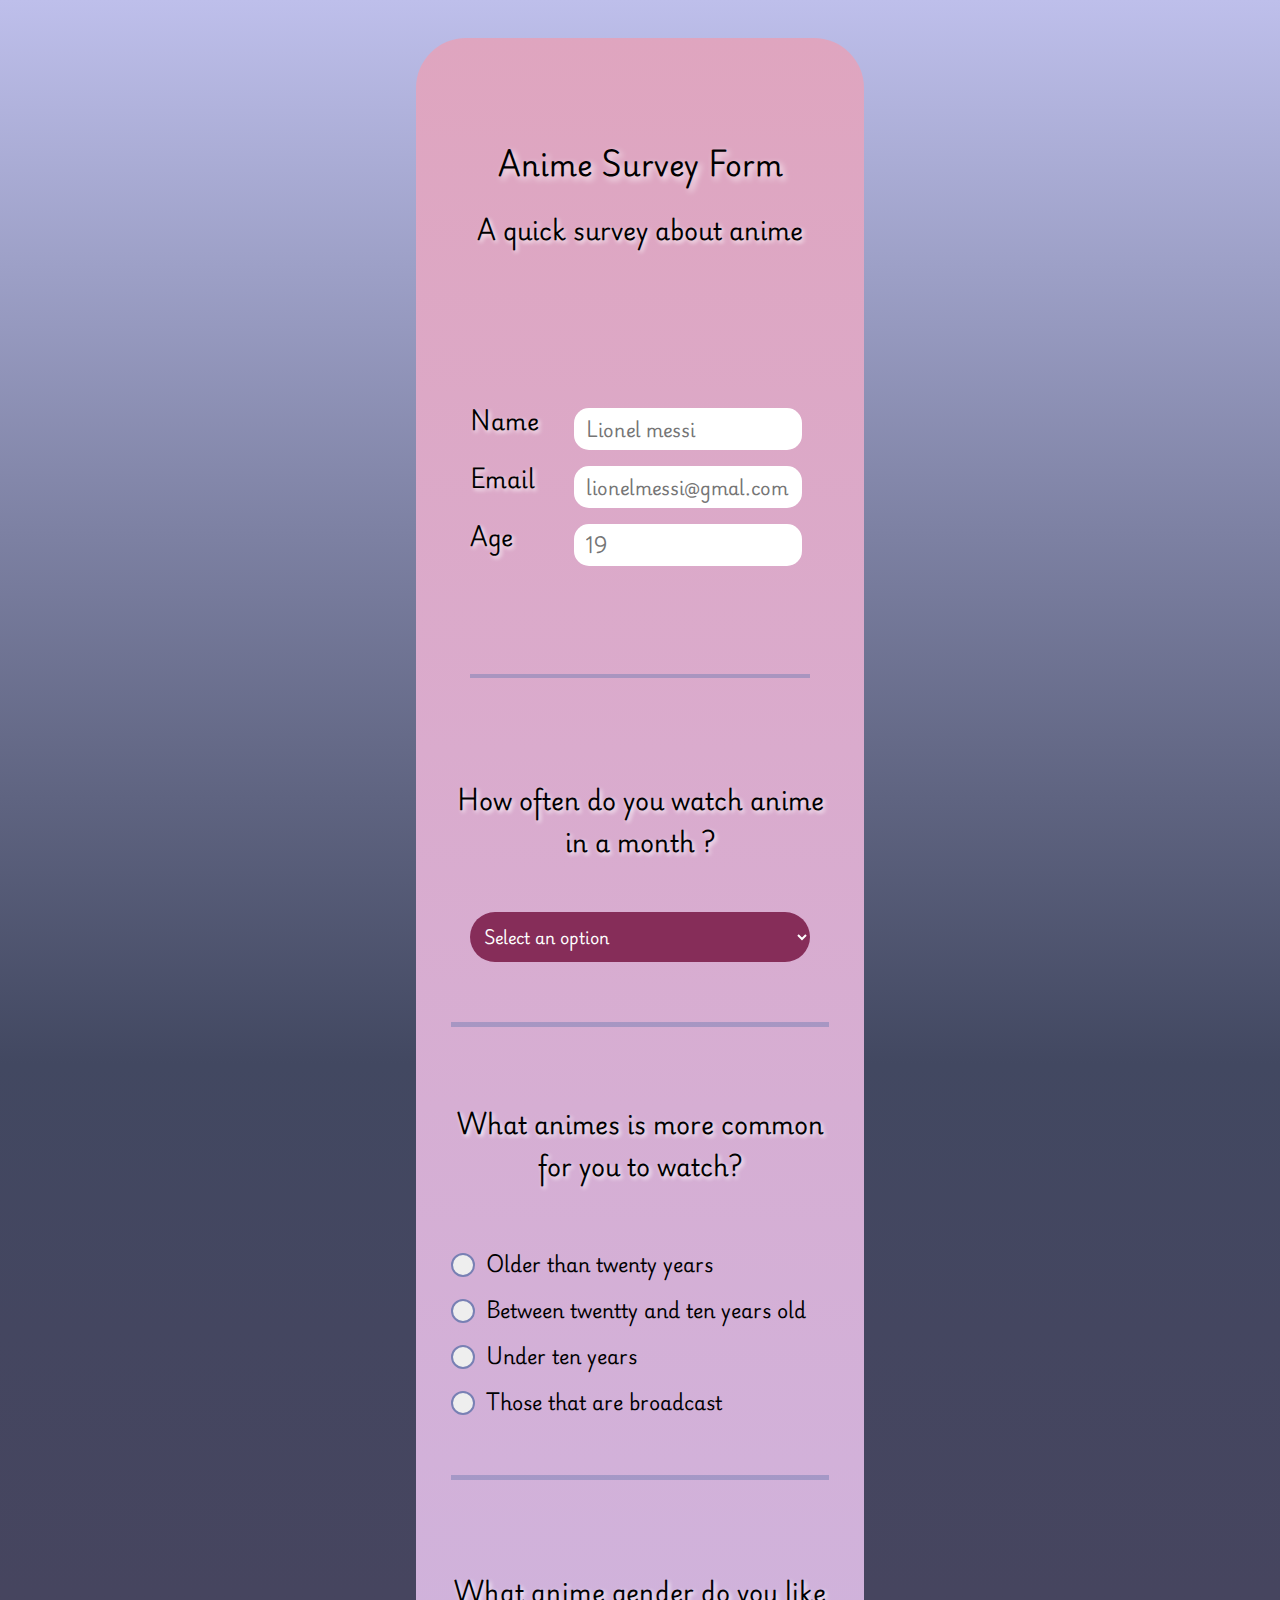
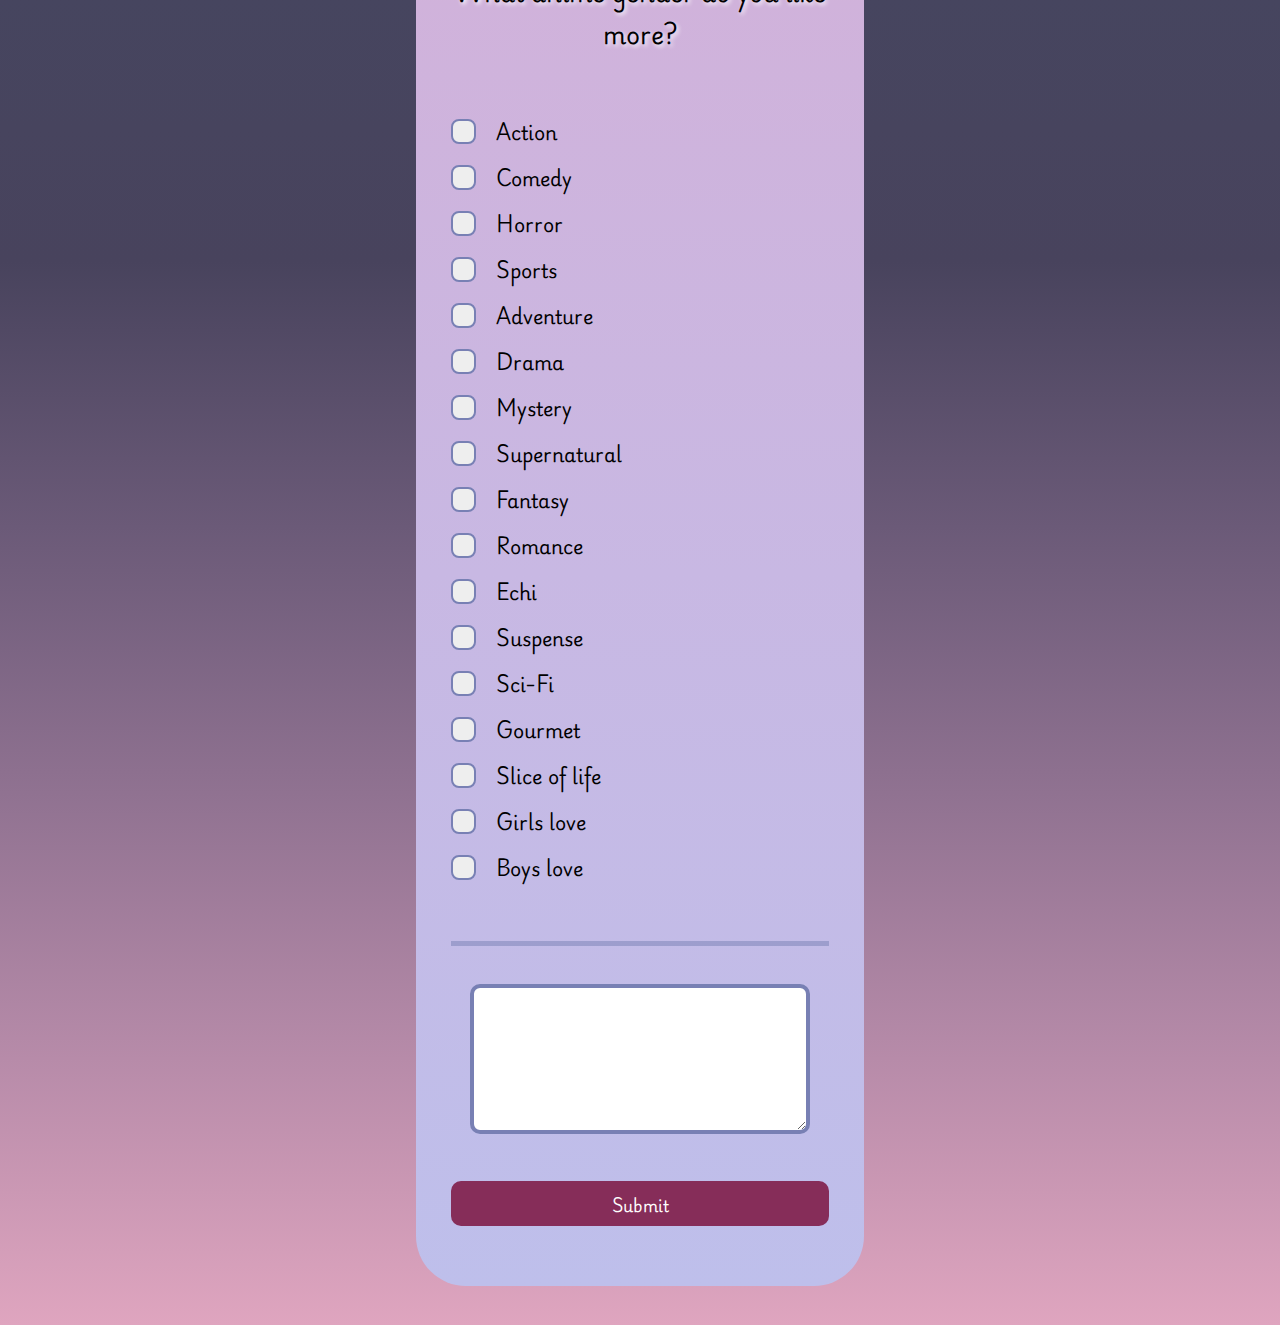
<file: pages/Encuesta-anime/index.html>
<!DOCTYPE html>
<html lang="en">

<head>
  <meta charset="UTF-8">
  <link rel="stylesheet" href="style.css">
  <meta name="viewport" content="width=device-width, initial-scale=1.0" maximum-scale=1.0>
  <title>survey-form.Anime</title>

</head>

<body>
  <div class="box">
    <h1 id="title">Anime Survey Form

    </h1>
    <p class="description">A quick survey about anime</p>
    <form id="survey-form">
      <div class="personal-info">
        <div class="labelBox">
          <label id="name-label" for="name">Name</label><input id="name" class="name" type="text" placeholder="Lionel messi"
            required>
        </div>
        <div class="labelBox">
          <label id="email-label" for="email">Email </label>
          <input type="email" id="email" class="email" required placeholder="lionelmessi@gmal.com">
        </div>
        <div class="labelBox">
          <label id="number-label" for="number">Age</label>
          <input type="number" id="number" class="age " min="1" max="120" placeholder="19">
        </div>
      </div>

      <div class="firstquestion">
        <p>How often do you watch anime in a month ?</p>
        <label>
          <select class="dropdown" id="dropdown">
            <option>Select an option</option>
            <option>Almost every day</option>
            <option>Two to four times a week</option>
            <option>One to two times a week</option>
            <option>One time a week or less</option>
          </select>
        </label>
      </div>

      <div class="animeyears">
        <p class="secondquestion">What animes is more common for you to watch?</p>
        <label class="radioContainer"> Older than twenty years
          <input class="radioButtom" name="age-of-animes" type="radio" value="Older than twenty">
          <span class="radioCheckmark"></span>
        </label>
        <label class="radioContainer"> Between twentty and ten years old
          <input class="radioButtom" name="age-of-animes" type="radio" value="Twenty to ten">
          <span class="radioCheckmark"></span>
        </label>
        <label class="radioContainer"> Under ten years
          <input class="radioButtom" name="age-of-animes" type="radio" value="Under ten years">
          <span class="radioCheckmark"></span>
        </label>
        <label class="radioContainer"> Those that are broadcast
          <input class="radioButtom" name="age-of-animes" type="radio" value="Broadcast">
          <span class="radioCheckmark"></span>
        </label>
      </div>

      <div class="genders">
        <p class="fourth-question">What anime gender do you like more?</p>


        <label for="Action" class="checkBoxContainer">Action<input type="checkbox" value="Action" id="Action">
          <span class="checkmark"></span></label>
        <label for="Comedy" class="checkBoxContainer">Comedy<input type="checkbox" value="Comedy" id="Comedy">
          <span class="checkmark"></span></label>
        <label for="Horror" class="checkBoxContainer">Horror<input type="checkbox" value="Horror" id="Horror">
          <span class="checkmark"></span></label>
        <label for="Sports" class="checkBoxContainer">Sports<input type="checkbox" value="Sports" id="Sports">
          <span class="checkmark"></span></label>
        <label for="Adventure" class="checkBoxContainer">Adventure<input type="checkbox" value="Adventure"
            id="Adventure">
          <span class="checkmark"></span></label>
        <label for="Drama" class="checkBoxContainer">Drama<input type="checkbox" value="Drama" id="Drama">
          <span class="checkmark"></span></label>
        <label for="Mystery" class="checkBoxContainer">Mystery<input type="checkbox" value="Mystery" id="Mystery">
          <span class="checkmark"></span></label>
        <label for="Supernatural" class="checkBoxContainer">Supernatural <input type="checkbox" value="Supernatural"
            id="Supernatural"><span class="checkmark"></span></label>
        <label for="Fantasy" class="checkBoxContainer">Fantasy<input type="checkbox" value="Fantasy" id="Fantasy">
          <span class="checkmark"></span></label>
        <label for="Romance" class="checkBoxContainer">Romance<input type="checkbox" value="Romance" id="Romance">
          <span class="checkmark"></span></label>
        <label for="Echi" class="checkBoxContainer">Echi<input type="checkbox" value="Echi" id="Echi"><span
            class="checkmark"></span></label>

        <label for="Suspense" class="checkBoxContainer">Suspense<input type="checkbox" value="Suspense" id="Suspense">
          <span class="checkmark"></span></label>
        <label for="Sci-Fi" class="checkBoxContainer"> Sci-Fi <input type="checkbox" value="Sci-Fi" id="Sci-Fi">
          <span class="checkmark"></span></label>
        <label for="Gourmet" class="checkBoxContainer">Gourmet<input type="checkbox" value="Gourmet" id="Gourmet">
          <span class="checkmark"></span></label>
        <label for="SliceOfLife" class="checkBoxContainer">Slice of life<input type="checkbox" value="Slice of life"
            id="SliceOfLife">
          <span class="checkmark"></span></label>
        <label for="GirlsLove" class="checkBoxContainer">Girls love<input type="checkbox" value="Girls love"
            id="GirlsLove"> <span class="checkmark"></span></label>
        <label for="BoysLove" class="checkBoxContainer">Boys love<input type="checkbox" value="Boys Love" id="BoysLove">
          <span class="checkmark"></span></label>
      </div>

      <textarea>

      </textarea>
      <label><input type="submit" id="submit" class="button-submit">
    </form>
  </div>
  <script src="script.js"></script>
</body>


</html>
</file>
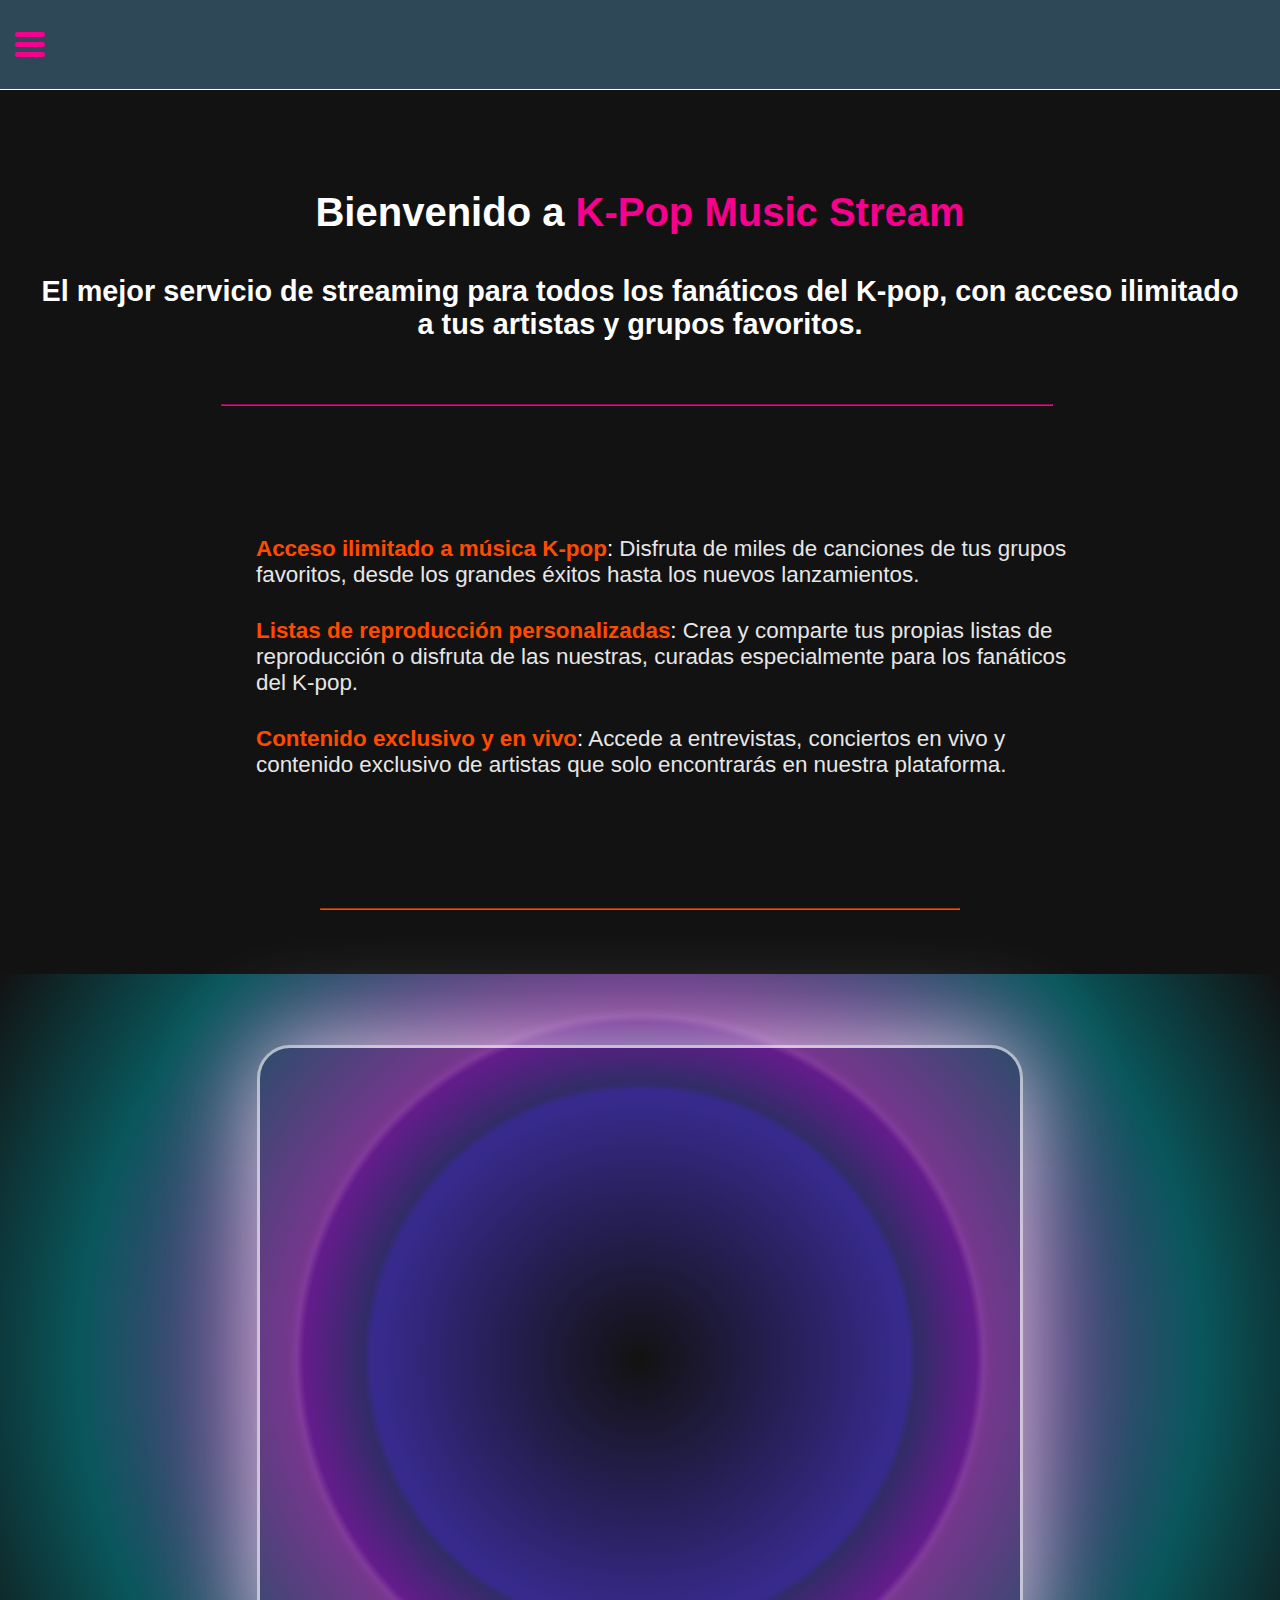
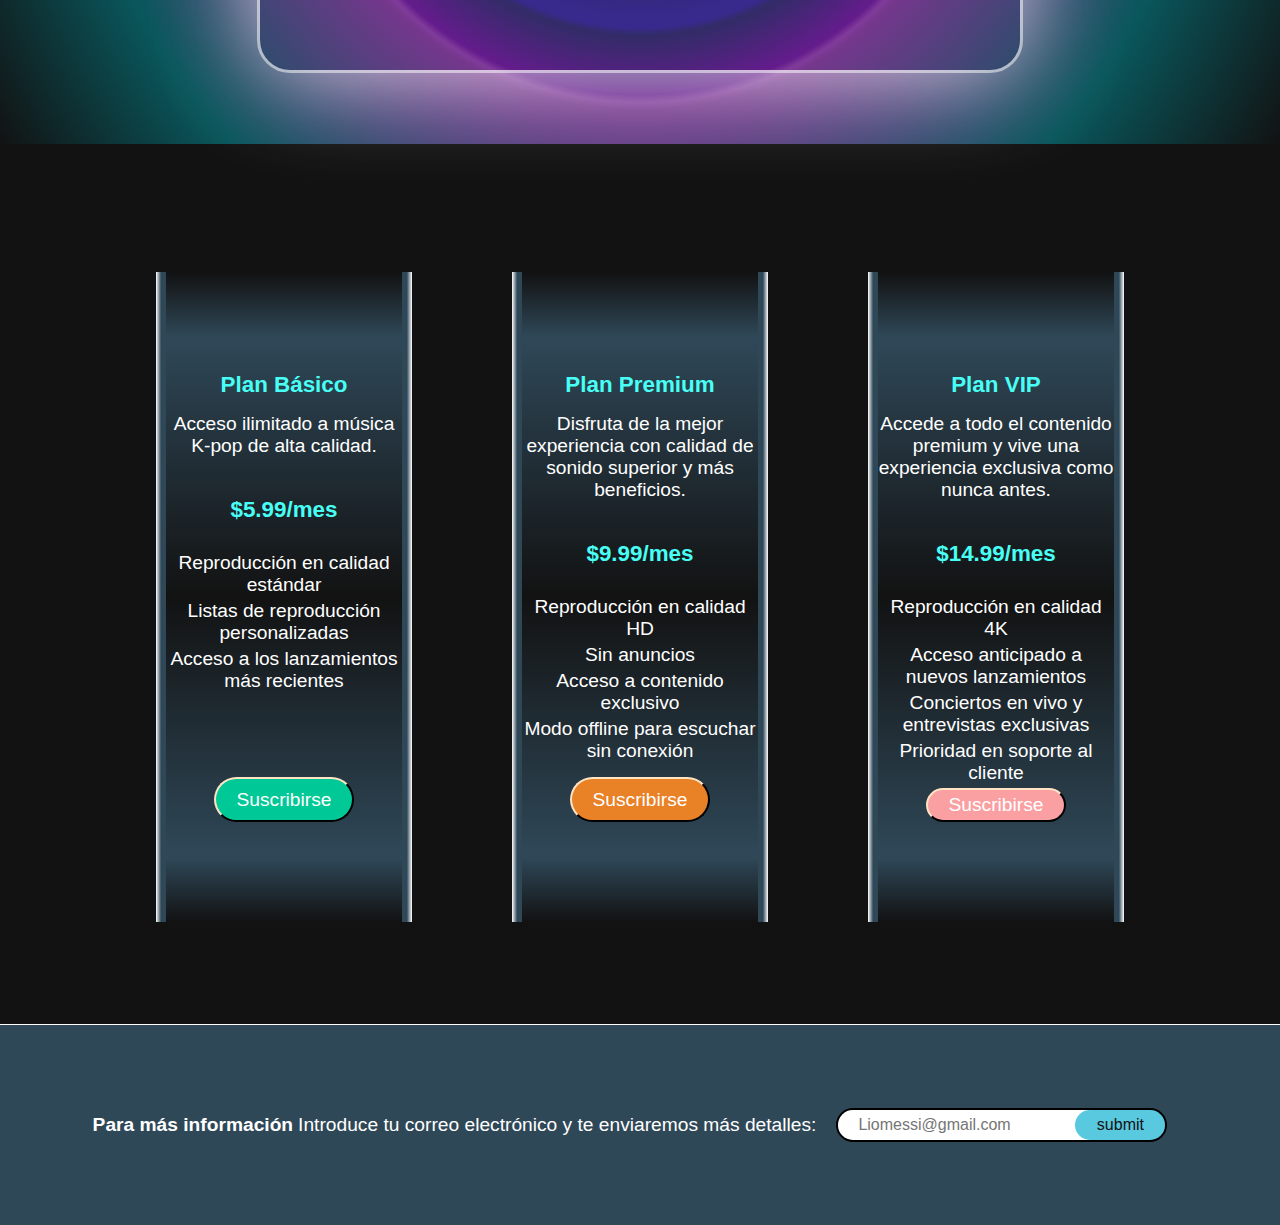
<file: pages/Landing-page/index.html>
<!DOCTYPE html>
<html lang="en">

<head>
    <meta charset="UTF-8">
    <link rel="stylesheet" href="styles.css">
    <meta name="viewport" content="width=device-width, initial-scale=1.0" maximum-scale=1.0>
    <title>Kpop Streaming Service</title>
</head>

<body id="boxTitle">
    <header id="header">
        <div class="logoBox">
            <img id="header-img" class="header-img" src="assets/6576de23a96aa9c79f231ca6.png">
            <img id="header-img" class="header-img" src="assets/BLACKPINK-Logo-PNG-Transparent.png">
            <img id="header-img" class="header-img" src="assets/itzy-5e838459bc3d9.png">
        </div>
        <!-- Ícono de la hamburguesa -->
        <div class="hamburger-menu" id="hamburger-menu">
            <span></span>
            <span></span>
            <span></span>
        </div>
        <nav id="nav-bar" class="nav-bar">
            <div class="nav-link-box">
                <div class="separadorVertical"></div>
                <a class="nav-link" href="#boxTitle">Inicio</a>
                <a class="nav-link" href="#boxInfo">Información</a>
                <a class="nav-link" href="#videoBox">Contenido</a>
                <a class="nav-link" href="#pricingBox">Precios</a>
                <a class="nav-link" href="#formBox">Formulario</a>
            </div>

        </nav>
    </header>
    <main>
        <div id="boxTitle" class="boxTitle">
            <h1>Bienvenido a <span>K-Pop Music Stream</span></h1>
            <h2>El mejor servicio de streaming para todos los fanáticos del K-pop, con acceso ilimitado a tus artistas y
                grupos favoritos.</h2>
        </div>
        <hr class="separadorPrincipal">

        <div id="boxInfo" class="boxInfo">
            <ul>
                <li><span><strong>Acceso ilimitado a música K-pop</strong>:</span> Disfruta de miles de canciones de tus
                    grupos
                    favoritos, desde los grandes éxitos hasta los nuevos lanzamientos.</li>
                <li><span><strong>Listas de reproducción personalizadas</strong>:</span> Crea y comparte tus propias
                    listas de
                    reproducción o disfruta de las nuestras, curadas especialmente para los fanáticos del K-pop.</li>
                <li><span><strong>Contenido exclusivo y en vivo</strong>:</span> Accede a entrevistas, conciertos en
                    vivo y contenido
                    exclusivo de artistas que solo encontrarás en nuestra plataforma.</li>
            </ul>
        </div>
        <hr class="separadorPrincipal">

        <div id="videoBox" class="videoBox">
            <iframe src="https://www.youtube.com/embed/Stv7EVXxNwU" class="iframeWeb"
                title="ITZY (있지) _ UNTOUCHABLE | 1theKILLPO | 원더킬포 | 킬포인트 | 퍼포먼스 | Performance | 4K" frameborder="0"
                allow="accelerometer; autoplay; clipboard-write; encrypted-media; gyroscope; picture-in-picture; web-share"
                referrerpolicy="strict-origin-when-cross-origin" allowfullscreen></iframe>
            <iframe class="iframeMobile" src="https://www.youtube.com/embed/5t1qzkY6GfY"
                title="[릴레이댄스] LE SSERAFIM (르세라핌) - CRAZY (4K)" frameborder="0"
                allow="accelerometer; autoplay; clipboard-write; encrypted-media; gyroscope; picture-in-picture; web-share"
                referrerpolicy="strict-origin-when-cross-origin" allowfullscreen></iframe>

        </div>
        <div id="pricingBox" class="pricingBox">
            <div class="planBox">
                <h2>Plan Básico</h2>
                <p>Acceso ilimitado a música K-pop de alta calidad.</p>
                <p><strong>$5.99/mes</strong></p>
                <ul>
                    <li>Reproducción en calidad estándar</li>
                    <li>Listas de reproducción personalizadas</li>
                    <li>Acceso a los lanzamientos más recientes</li>
                </ul>
                <button>Suscribirse</button>
            </div>
            <hr class="separadorHorizontal">
            <div class="planBox">
                <h2>Plan Premium</h2>
                <p>Disfruta de la mejor experiencia con calidad de sonido superior y más beneficios.</p>
                <p><strong>$9.99/mes</strong></p>
                <ul>
                    <li>Reproducción en calidad HD</li>
                    <li>Sin anuncios</li>
                    <li>Acceso a contenido exclusivo</li>
                    <li>Modo offline para escuchar sin conexión</li>
                </ul>
                <button>Suscribirse</button>
            </div>
            <hr class="separadorHorizontal">
            <div class="planBox">
                <h2>Plan VIP</h2>
                <p>Accede a todo el contenido premium y vive una experiencia exclusiva como nunca antes.</p>
                <p><strong>$14.99/mes</strong></p>
                <ul>
                    <li>Reproducción en calidad 4K</li>
                    <li>Acceso anticipado a nuevos lanzamientos</li>
                    <li>Conciertos en vivo y entrevistas exclusivas</li>
                    <li>Prioridad en soporte al cliente</li>
                </ul>
                <button>Suscribirse</button>
            </div>
        </div>

        <footer>
            <div id="formBox" class="formBox">
                <h2>Para más información</h2>
                <p>Introduce tu correo electrónico y te enviaremos más detalles:</p>
                <form id="form" method="get">
                    <input id="email" placeholder="Liomessi@gmail.com" type="email" name="email"></input>
                    <input id="submit" type="submit" value="submit"></input>
                </form>
            </div>
        </footer>

    </main>
    <script src="script.js"></script>
</body>

</html>
</file>
<file: styles.css>
@import url('https://fonts.cdnfonts.com/css/the-left-handed-cursiva');
@import url('https://fonts.googleapis.com/css2?family=Gideon+Roman&family=Noto+Serif:ital,wght@0,100..900;1,100..900&family=Playwrite+DE+Grund:wght@100..400&family=Romanesco&display=swap');
@import url('https://fonts.googleapis.com/css2?family=Gideon+Roman&family=Great+Vibes&family=Noto+Serif:ital,wght@0,100..900;1,100..900&family=Playwrite+DE+Grund:wght@100..400&family=Romanesco&display=swap');
/* font-family: "Romanesco", cursive;
font-family: 'The Left-Handed Cursiva', sans-serif; 
font-family: "Great Vibes", cursive; */

* {
    font-size: 1em;
    margin: 0;
    padding: 0;
    /* border: 1px solid black; */
    box-sizing: border-box;
    font-family: "Great Vibes", cursive;
}

.fontRomanesco {
    font-family: "Romanesco", cursive;
}

:root {
    --letrasPrincipales: #C81945;
    --letrasSecundarias: #6AB1C0;
    --headerBackground: linear-gradient(130deg, rgba(37, 60, 100, 1) 60%, rgba(243, 224, 211, 1) 75%, rgba(237, 238, 234, 1) 100%);
    --bodyBackground: linear-gradient(130deg, rgba(203, 162, 140, 1) 0%, rgba(243, 224, 211, 1) 15%, rgba(237, 238, 234, 1) 25%, rgba(243, 224, 211, 1) 35%, rgba(216, 182, 163, 1) 50%, rgba(243, 224, 211, 1) 65%, rgba(237, 238, 234, 1) 75%, rgba(243, 224, 211, 1) 85%, rgba(216, 182, 163, 1) 100%);
    --colorUno: #033E41;
    --colorDos: #593779;
    --colorTres: #253C64;
    --colorCuatro: #EDEEEA;
    --colorCinco: #CBA28C;
    --colorSeis: #79482C;
}

body {
    background: var(--bodyBackground)
        /* background: linear-gradient(130deg, rgba(203,162,140,1) 0%, rgba(243,224,211,1) 40%, rgba(237,238,234,1) 50%, rgba(243,224,211,1) 60%, rgba(216,182,163,1) 100%); */
        /* background: linear-gradient(270deg, rgba(230,125,40,0.7) 0%, rgba(200,25,69,0.7) 50%, rgba(238,197,218,0.7) 100%); */
}

header {
    width: 100%;
    height: 100px;
    background: var(--headerBackground);
    position: fixed;
    top: 0;
    display: flex;
    border-bottom: 5px #C81945 solid;
    z-index: 999;

}

.navbar {
    width: 100%;
    height: 100%;
    display: flex;
    justify-content: flex-end;
    align-items: center;
    font-size: 2rem;


}

.navbar ul {
    list-style: none;
    display: flex;
    height: 100%;
    width: fit-content;
    justify-content: center;
    align-items: center;

}

.navbar ul li {
    margin: 25px;
    padding: 15px;
    border-radius: 50px 2px 50px 2px;
    transition: 700ms;
    text-shadow: 5px 5px 5px var(--colorSeis);

}

.navbar ul li a {
    text-decoration: none;
    color: var(--letrasPrincipales);
}

.navbar ul li:hover {
    background-color: var(--colorCinco);
    transform: scale(1.1);
    text-shadow: 5px 5px 5px var(--colorCuatro);
}

.welcomeSection {
    height: fit-content;
    text-align: center;
    font-size: 3rem;
    margin: 200px 30% 100px 30%;
    color: var(--letrasPrincipales);

}

.welcomeSection p {
    margin-top: 25px;
    font-size: 2.2rem;
    color: var(--letrasSecundarias);

}

.separadorHorizontal {
    width: 55%;
    margin: auto;
    height: 4px;
    border-color: var(--letrasSecundarias);
    background-color: var(--letrasSecundarias);
    border-radius: 25px;
}

.encabezadoProjects {
    font-size: 2.4rem;
    text-align: center;
    margin: 100px 30% 50px 30%;
    color: var(--letrasPrincipales);
}

.encabezadoProjects p {
    font-size: 2.2rem;
    color: var(--letrasSecundarias);
    margin-top: 25px;
}

.projectsBox {
    display: grid;
    grid-template-columns: repeat(auto-fit, minmax(45%, 1fr));
    gap: 2.2rem;
    width: 100%;
    max-width: 80%;
    margin: 0 auto;
    margin-bottom: 6rem;

}

.projectsBox p {
    font-family: 'The Left-Handed Cursiva', sans-serif;
    ;
}

.project-tile {
    height: 100%;
    width: 100%;
    display: flex;
    border: 4px solid;
    border-color: var(--colorSeis);
    border-radius: 25px;
    text-align: center;
    font-size: 2.2rem;
    transition: 500ms;
    background-color: var(--colorUno);



}

.project-tile:hover {
    transform: scale(1.05);
}

.project-tile a {
    text-decoration: none;
    color: #EDEEEA;
    margin: 25px 0 25px 0;

}

img {
    width: 99%;
    padding: 1%;
    border-radius: 20px;
}

footer {
    width: 100%;
    border-top: 5px solid #253C64;
    display: flex;
    justify-content: center;
    align-content: center;
    background: linear-gradient(310deg, rgba(200, 25, 69, 1) 60%, rgba(243, 224, 211, 1) 75%, rgba(237, 238, 234, 1) 100%);
    height: 20vh
}

footer p {
    display: flex;
    font-size: 3rem;
    justify-content: center;
    align-items: center;
    text-align: center;
    color: var(--colorCuatro);
    text-shadow: 1px 1px 3px var(--colorUno);
    text-decoration: underline var(--colorTres);
    margin: 0 20px 0 0;
}

footer img {
    width: 50px;
}

footer ul {
    display: flex;
    justify-content: center;
    align-items: center;
    font-size: 2rem;
    list-style: none;
    text-align: center;
    margin: 20px;

}

footer li {
    text-decoration: underline var(--colorTres) double 2px;
    text-shadow: 1px 1px 10px var(--colorCuatro);
    margin-left: 5px;
}

footer a {
    height: 60px;
    color: var(--colorCuatro);
    text-decoration: none;
    display: flex;
    align-items: center;
    justify-content: center;
    text-align: center;
    gap: 0.5rem;
    transition: 1s;
    margin: 0 0 0 25px;
    padding: 10px 10px;
    border-radius: 20px;
}

footer a:hover {
    transform: scale(1.05);
    background-color: var(--colorTres);
    text-shadow: none;
    box-shadow: 0px 0px 10px var(--colorCuatro);
    text-decoration: underline var(--letrasPrincipales) double 2px;
}




/*-------- Mobile Screen ----------*/





@media (max-width: 900px) {

    .navbar {
        justify-content: center;
    }

    .navbar ul li {
        margin: 10px;
        text-shadow: 5px 5px 5px black;

    }

    .navbar ul li:active {
        background-color: var(--colorCinco);
        transform: scale(1.1);
        text-shadow: 5px 5px 5px var(--colorCuatro);
    }

    .welcomeSection {
        font-size: 2.5rem;
        margin: 200px 10% 100px 10%;
    }

    .encabezadoProjects {
        font-size: 2.2rem;
        margin: 100px 10% 50px 10%;
    }

    .encabezadoProjects p {
        font-size: 2rem;
    }


    .projectsBox {
        display: grid;
        grid-template-columns: repeat(auto-fit, minmax(100%, 1fr));
        gap: 2.2rem;
        width: 100%;
        max-width: 80%;
        margin: 0 auto;
        margin-bottom: 6rem;

    }

    footer {
        flex-direction: column;
    }


    footer p {
        font-size: 2.4rem;
        color: var(--colorCuatro);
        margin: auto;
    }

    footer img {
        width: 40px;
    }

    footer ul {
        font-size: 2rem;
        margin: auto 5% auto 5%;

    }

    footer li {
        text-decoration: underline var(--colorTres) double 2px;
        text-shadow: 1px 1px 10px var(--colorCuatro);
        margin-left: 5px;
    }

    footer a {
        height: 50px;
    }

    footer a:active {
        transform: scale(1.05);
        background-color: var(--colorTres);
        text-shadow: none;
        box-shadow: 0px 0px 10px var(--colorCuatro);
        text-decoration: underline var(--letrasPrincipales) double 2px;
    }
}
</file>
<file: pages/Documentacion-capitulos-de-bleach/styles.css>
@import url('https://fonts.googleapis.com/css2?family=Noto+Serif:ital,wght@0,100..900;1,100..900&family=Playwrite+DE+Grund:wght@100..400&display=swap');

* {
  margin: 0;
  padding: 0;
  box-sizing: border-box;
  scroll-behavior: smooth;
}

:root {

  --backgroundNavbar: #F6A652;
  --backgroundMain: #E9E9E9;
  --gradientTitles: linear-gradient(to right, #000000, #230f14, #3f151f, #5d1829, #7c1b30, #923047, #a7445f, #bc5879, #c37fa3, #c8a4c4, #d3c8db, #e9e9e9);
  --gradientNavbar: linear-gradient(90deg, rgba(201, 127, 44, 1) 0%, rgba(201, 127, 44, 1) 85%, rgba(220, 188, 154, 1) 94%, rgba(233, 233, 233, 1) 98%, rgba(0, 0, 0, 1) 100%);
  --gradientLines: linear-gradient(180deg, rgba(226, 12, 48, 1) 0%, rgba(96, 0, 0, 1) 35%, rgba(0, 0, 0, 0.8995973389355743) 45%, rgba(255, 192, 31, 1) 50%, rgba(0, 0, 0, 1) 51%, rgba(255, 192, 31, 1) 52%, rgba(0, 0, 0, 0.8995973389355743) 57%, rgba(96, 0, 0, 1) 65%, rgba(226, 12, 48, 1) 100%);
  --color1: #191108;
  --color2:#5d1829;
  --gradientTitlesMobile: linear-gradient(to right, rgb(0, 0, 0)0%, rgb(35, 15, 20)9%, rgb(63, 21, 31)18%, rgb(93, 24, 41)27%, rgb(124, 27, 48)36%, rgb(146, 48, 71)45%, rgb(167, 68, 95)54%, rgb(188, 88, 121)63%, rgb(195, 127, 163)72%, rgb(200, 164, 196)81%, rgb(211, 200, 219)90%, rgb(233, 233, 233)100%);
}


body {
  font-size: 1em;
  font-family: "Playwrite DE Grund", serif;
  background-color: var(--backgroundMain);
}

a {
  text-decoration: none;
}

.navbar {
  position: fixed;
  height: 100vh;
  width: 400px;
  border-right: solid 10px black;
  background-color: var(--backgroundNavbar);
}

.navLinkBox {
  overflow-y: scroll;
  width: 100%;
  height: 90vh;
  display: flex;
  flex-direction: column;
  scroll-behavior: smooth;
}

.navLinkBox::-webkit-scrollbar {
  display: none;
}

.nav-link {
  color: var(--color1);
  transition: 500ms;
  background-color: var(--backgroundNavbar);
}

.nav-link:last-child{
  margin-bottom: 10vh;
}

.nav-link:hover {
  color: var(--backgroundMain);
  background: var(--gradientNavbar);

}

.title {
  font-size: 2rem;
  height: 8%;
  color: var(--backgroundMain);
  text-shadow: 3px 3px 5px black;
  text-align: center;
  border-bottom: 3px solid black;
  width: 100%;
}

.nav-link {
  font-size: 1.3rem;
  margin: 4px 0 4px 0px;
  padding-left: 10px;
}

.line {
  position: fixed;
  width: 10px;
  height: 100vh;
}

.line:first-child {
  background: var(--gradientLines);
  left: 415px;
}

.line:last-child {
  background: var(--gradientLines);
  left: 435px;
}

.main-doc {
  font-size: 1.2rem;
  width: 60%;
  position: relative;
  left: 490px;
  display: flex;
  flex-direction: column;
  padding: 40px 0 0 0;
}

.main-doc header {
  font-size: 1.6rem;
  background-image: var(--gradientTitles);
  color: var(--backgroundMain);
  padding: 10px 10px 10px 25px;
  margin: 40px 0 40px 0px;
  border-radius: 15px 0 0 15px;
}

.episodios {
  margin-bottom: 20px;
}

.main-doc code {
  font-size: 1.3rem;
  color: red;
  margin: 0 40px 0 40px;
}

.main-doc section:not(:last-child) p:nth-of-type(2) {
  margin: 30px 0 10px 0;
}


.lastTitles {
  font-size: 1.6rem;
  background-image: var(--gradientTitles);
  color: var(--backgroundMain);
  margin: 40px 0px 40px 0px;
  padding: 8px 0 8px 15px;
  border-radius: 15px 0 0 15px;

}

ul,
li p {
  margin-left: 40px;
}

li {
  font-size: 1.4rem;
  margin: 20px 0px 20px 0px;
}


/* Hamburger menu for mobile */
.hamburger-menu {
  display: none;
  flex-direction: column;
  cursor: pointer;
  width: 25px;
  height: 20px;
  justify-content: space-between;
  margin: 10px;
  background-color: var(--backgroundNavbar);
}

.hamburger-menu span {
  width: 100%;
  height: 5px;
  background-color: var(--backgroundNavbar);
  border-radius: 5px;
}


/* pantallas pequeñas */

@media (max-width: 1800px) and (min-width: 901px) {
  .navbar {
    position: fixed;
    height: 100vh;
    width: 330px;
    border-right: solid 10px black;
    background-color: var(--backgroundNavbar);
  }

  .main-doc {
    left: 435px;
  }

  .line {
    position: fixed;
    width: 8px;
    height: 100vh;
  }

  .line:first-child {

    background: var(--gradientLines);
    left: 350px;
  }

  .line:last-child {
    background: var(--gradientLines);
    left: 370px;
    margin-right: 25px;
  }

}

/* Mobile section */

@media (max-width: 900px) {

  .mobileHeader {
    position: sticky;
    display: flex;
    width: fit-content;
    height: 7vh;
    top: 0;
    background: var(--color2);
    border-radius: 0 20px 20px 20px;
    border-top: 1px solid var(--backgroundMain);
    border-left: 1px solid var(--backgroundMain);
  }

  .mobileHeaderBarra {
    width: 100%;
    border-radius: unset;
    background-image: var(--gradientTitles);
    border: none;
  }

  .main-doc {
    position: initial;
    width: 90%;
    font-size: 1rem;
    margin: -30px 5% 100px 5%;
    padding: 0 0 0 10%;

  }

  .main-doc header {
    font-size: 1.3rem;
    background-image:var(--gradientTitlesMobile) ;
    padding-right: 60px;
  }
  .main-section p{
    text-align: justify;
  }

  .main-doc code {
    font-size: 1.2rem;
  }

  .line {
    width: 4px;
  }

  .line:first-child {
    left: 15px;
    z-index: -999;
  }

  .line:last-child {
    left: 25px;
    z-index: -999;
  }

  .title {
    font-size: 1.6rem;
    margin-top: 20px;
  }

  .navbar {
    position: fixed;
    width: 90vw;
    height: 93vh;
    top: 7vh;
    display: none;
    background-color: var(--backgroundNavbar);
    border-top: 4px solid black;
    border-right: 4px solid black;
    padding-bottom: 60px;
  }

  .navbar.active {
    display: block;
    /* Mostramos la navbar cuando tiene la clase 'active' */
  }

  .navLinkBox {
    flex-direction: column;
    align-items: flex-start;
    width: 100%;
    height: 92%;
    border-bottom: 3px solid ;
    border-bottom-style: outset;
    border-color: var(--color1);

  }

  .nav-link {
    text-align: left;
    border-left: 2px solid;
    border-bottom: 1px solid var(--backgroundMain);
    width: 99%;
    padding: 10px 0 10px 15px;
    font-size: 1.2rem;
    margin: 1%;
  }

  .nav-link:hover {
    background: var(--gradientNavbar)
  }

  .hamburger-menu {
    display: flex;
    background-color: var(--color1);
    margin: auto 15px;
  }
}
</file>
<file: pages/Encuesta-anime/style.css>
@import url('https://fonts.googleapis.com/css2?family=Playwrite+DE+Grund:wght@100..400&display=swap');
*{
  font-family: "Playwrite DE Grund", cursive;
  margin: 0;
  padding: 0;
  box-sizing: border-box;
  font-size: 1em;
}

:root {
  --backgroundBody: linear-gradient(to bottom, #bebfeb, #9da0c7, #7d81a3, #5f6481, #424861, #444660, #46455f, #48435d, #6b5a78, #907291, #b78ba9, #dfa5bf);
  --backgroundBox: linear-gradient(to top, #bebfeb, #c8b8e3, #d2b1d9, #daabcd, #dfa5bf);
  --color1: rgb(134, 45, 89);
  --color2: #46455f;
  --color3: rgb(120, 128, 180);
}

body {
  background-image: var(--backgroundBody);
  display: flex;
  flex-direction: column;
  justify-content: center;
  align-items: center;
  font-optical-sizing: auto;
  font-weight: 400;
  font-style: normal;
}

.box {
  background-image: var(--backgroundBox);
  width: 35%;
  padding: 0px 35px 60px 35px;
  border-radius: 50px;
  margin: 3% 5%;
}

h1 {
  text-align: center;
  padding: 100px 0 20px 0;
  text-shadoW: 3px 3px 6px white;
  font-size: 1.8rem;
}

p {
  text-align: center;
  padding-bottom: 50px;
  text-shadoW: 2px 2px 4px white;
  font-size: 1.5rem;
}

.personal-info {
  padding: 50px 0px 100px 0px;
  flex-direction: column;
  justify-content: center;
  align-items: center;
  border-bottom: solid;
  border-color: rgba(120, 128, 180, 0.5);
  text-shadoW: 2px 2px 4px white;
  border-width: 5px;
  font-size: 1.4rem;
  margin: 50px 5% 50px 5%;
  border-bottom: 4px solid rgba(120, 128, 180, 0.5);

}

.name,
.email,
.age {
  margin: 8px;
  border-radius: 15px;
  height: 10%;
  width: 70%;
  border-style: none;
  font-size: 18px;
  outline: none;
  padding: 5px;
  padding-left: 12px;
}
.personal-info label{
  width: 100px;
}
.labelBox{
  display: flex;
  justify-content: space-evenly;
}

.firstquestion {
  text-align: center;
  padding: 50px 0 60px 0;
  margin-top: 25px;
  border-bottom: solid;
  display: flex;
  flex-direction: column;
  border-color: rgba(120, 128, 180, 0.5);
  border-width: 5px;
  text-shadoW: 2px 2px 4px white;
}

.dropdown {
  background-color: rgb(134, 45, 89);
  color: white;
  width: 90%;
  height: 50px;
  border-style: none;
  outline: none;
  border-radius: 25px;
  padding: 10px;
}

.active{
  border-radius: 25px 25px 0 0;
}

.secondquestion {
  text-align: center;
  padding: 50px 0 60px 0;
  text-shadoW: 2px 2px 4px white;
  margin-top: 25px;
}

.animeyears {
  display: flex;
  flex-direction: column;
  border-bottom: solid;
  border-color: rgba(120, 128, 180, 0.5);
  padding-bottom: 45px;
  margin-bottom: 15px;
  border-width: 5px;
}


/* The container */
.radioContainer {
  display: block;
  position: relative;
  padding-left: 35px;
  margin-bottom: 12px;
  cursor: pointer;
  font-size: 1.2rem;
  -webkit-user-select: none;
  -moz-user-select: none;
  -ms-user-select: none;
  user-select: none;
  width: fit-content;
}

/* Hide the browser's default radio button */
.radioContainer input {
  position: absolute;
  opacity: 0;
  cursor: pointer;
}

/* Create a custom radio button */
.radioCheckmark {
  position: absolute;
  top: 20%;
  left: 0;
  height: 24px;
  width: 24px;
  background-color: #eee;
  border-radius: 50%;
  border: 2px solid var(--color3);
}

/* On mouse-over, add a grey background color */
.radioContainer:hover input~.radioCheckmark {
  background-color: var(--color2);
}

/* When the radio button is checked, add a blue background */
.radioContainer input:checked~.radioCheckmark {
  background-color: var(--color1);
}

/* Create the indicator (the dot/circle - hidden when not checked) */
.radioCheckmark:after {
  content: "";
  position: absolute;
  display: none;
}

/* Show the indicator (dot/circle) when checked */
.radioContainer input:checked~.radioCheckmark:after {
  display: block;
}

/* Style the indicator (dot/circle) */
.radioContainer .radioCheckmark:after {
  top: 7px;
  left: 7px;
  width: 7px;
  height: 7px;
  border-radius: 50%;
  background: white;
}

.fourth-question {
  text-shadoW: 2px 2px 4px white;
  padding: 50px 0 60px 0;
  margin-top: 25px;

}

.genders {
  display: flex;
  flex-direction: column;
  padding-bottom: 45px;
  border-bottom: solid;
  border-color: rgba(120, 128, 180, 0.5);
  border-width: 5px;

}

.checkBoxContainer {
  display: block;
  position: relative;
  padding-left: 45px;
  margin-bottom: 12px;
  cursor: pointer;
  font-size: 1.2rem;
  -webkit-user-select: none;
  -moz-user-select: none;
  -ms-user-select: none;
  user-select: none;
  width: fit-content;
}

.checkBoxContainer input {
  position: absolute;
  opacity: 0;
  cursor: pointer;
  height: 0;
  width: 0;
}

.checkmark {
  position: absolute;
  top: 5px;
  left: 0;
  height: 25px;
  width: 25px;
  background-color: #eee;
  border-radius: 8px;
  border: 2px solid var(--color3);

}

.checkBoxContainer:hover input~.checkmark {
  background-color: var(--color2);
}

.checkBoxContainer input:checked~.checkmark {
  background-color: var(--color1);
}

.checkmark:after {
  content: "";
  position: absolute;
  display: none;
}

.checkBoxContainer input:checked~.checkmark:after {
  display: block;
}

.checkBoxContainer .checkmark:after {
  left: 7px;
  top: 3px;
  width: 5px;
  height: 10px;
  border: solid white;
  border-width: 0 3px 3px 0;
  -webkit-transform: rotate(45deg);
  -ms-transform: rotate(45deg);
  transform: rotate(45deg);
}

textarea {
  width: 90%;
  height: 150px;
  margin: 10% 5% 0 5%;
  border-style: none;
  outline: none;
  background-color: white;
  border: 4px solid var(--color3);
  border-radius: 10px;

}

.button-submit {
  margin-top: 40px;
  width: 100%;
  height: 45px;
  background-color: rgb(134, 45, 89);
  color: white;
  border-radius: 10px;
  border-style: none;
  padding: 10px;
  cursor: pointer;



}



/* rgb(223, 159, 191) */

@media (max-width: 900px){
  .box{
    width: 92% ;

  }

  .personal-info {
    padding: 30px 0 30px 0;
    flex-direction: column;
    justify-content: center;
    align-items: center;
    border-bottom: solid;
    border-color: rgba(120, 128, 180, 0.5);
    text-shadoW: 2px 2px 4px white;
    border-width: 5px;
    font-size: 1.4rem;
    margin: 50px 5% 50px;
    border-bottom: 4px solid rgba(120, 128, 180, 0.5);
  
  }
  
  .name,
  .email,
  .age {
    display: flex;
    margin: 8px;
    border-radius: 15px;
    height: 10%;
    width: 70%;
    border-style: none;
    font-size: 18px;
    outline: none;
    padding: 5px;
    padding-left: 12px;
  }
  
}
</file>
<file: pages/Landing-page/styles.css>
@import url('https://fonts.cdnfonts.com/css/reem-kufi-fun');



* {
    margin: 0;
    padding: 0;
    font-size: 1em;
    box-sizing: border-box;
    color: white;
    font-family: 'Reem Kufi Fun', sans-serif;

}

:root {
    --colorFondo: #121212;
    --colorHeader: #2f4858;
    --colorPlanBoxes: linear-gradient(180deg, rgba(18, 18, 18, 1) 0%, rgba(47, 72, 88, 1) 10%, rgba(18, 18, 18, 1) 50%, rgba(47, 72, 88, 1)90%, rgba(18, 18, 18, 1) 100%);
    --colorLetras: #FF4B00;
    --colorLetrasSecundario: #f6008d;
    --colorLetrasTerceario: #48fff6;
    --colorFondoNavMenuHamburguesa: rgba(72, 255, 246, 0.6);
    --colorButton1: #00c896;
    --colorButton2: #e98127;
    --colorButton3: #fa9fa2;
    --backgroundColorVideo: radial-gradient(circle, rgba(18, 18, 18, 1) 0%, rgba(55, 42, 140, 1) 35%, rgba(55, 42, 140, 1) 36%, rgba(63, 55, 140, 0.7) 37%, rgba(100, 28, 140, 1) 45%, rgba(128, 59, 154, 1) 46%, rgba(116, 55, 140, 1) 47%, rgba(0, 155, 165, 0.5) 75%, rgba(18, 18, 18, 1) 100%);
    --backgroundColorVideoMobile: radial-gradient(circle, rgba(18, 18, 18, 1) 0%, rgba(55, 42, 140, 1) 40%, rgba(55, 42, 140, 1) 41%, rgba(63, 55, 140, 0.7) 42%, rgba(128, 59, 154, 1) 55%, rgba(100, 28, 140, 1) 56%, rgba(116, 55, 140, 1) 57%, rgba(0, 155, 165, 0.5) 75%, rgba(18, 18, 18, 1) 100%);
    /* radial-gradient(circle, rgba(18,18,18,1) 0%, rgba(55,42,140,1) 20%, rgba(65,59,154,1) 21%, rgba(63,55,140,1) 22%, rgba(100,28,140,1) 45%, rgba(128,59,154,1) 46%, rgba(116,55,140,1) 47%, rgba(18,18,18,1) 85%); */
}

html {
    scroll-snap-type: y proximity;
}

body {
    background-color: var(--colorFondo);
}

header {
    display: flex;
    height: 130px;
    width: 100%;
    background-color: var(--colorHeader);
    position: sticky;
    top: 0;
    border-bottom: 1px solid white;
    z-index: 99;

}

.logoBox {
    width: 100%;
    height: 100%;
    display: flex;
    justify-content: left;
    align-items: center;



}

.header-img {
    width: 175px;
    margin: 0 10px 0 30px;

}

.nav-bar {
    width: 100%;
    height: 100%;
}

.nav-link-box {
    width: 100%;
    height: 100%;
    display: flex;
    justify-content: flex-end;
    align-items: center;
    font-size: 1.2rem;
}

.separadorVertical {
    border-left: 2px solid var(--colorButton1);
    height: 50%;
}

.nav-link {
    margin: 10px;
    background-color: var(--colorHeader);
    color: white;
    padding: 10px;
    text-decoration: none;
    height: fit-content;
}

.nav-link:last-child {
    margin-right: 50px;
}

.boxTitle {
    height: 150px;
    text-align: center;
    font-size: 2.5rem;
    margin: 100px 0 35px 0;
}

.boxTitle h1 span {
    color: var(--colorLetrasSecundario);
}

.boxTitle h2 {
    font-size: 1.8rem;
    margin: 40px;
}

.separadorPrincipal {
    width: 65%;
    margin: 5% 17.25% 5% 17.25%;
    border-color: var(--colorLetrasSecundario)
}

.separadorPrincipal:nth-last-of-type(1) {
    width: 50%;
    margin: 5% 25% 5% 25%;
    border-color: var(--colorLetras)
}

.boxInfo {
    display: flex;
    justify-content: center;
    align-content: center;
    font-size: 1.4rem;
    margin: 100px 20% 100px 20%;
    text-align: start;
    width: 65%;
}

.boxInfo li {
    margin: 30px 0 30px 0;
    list-style: none;
    color: rgb(230, 230, 230);
}

.boxInfo li span strong {
    color: var(--colorLetras);
}

.videoBox {
    width: 100%;
    height: calc(100vh - 130px);
    background: var(--backgroundColorVideo);
    display: flex;
    justify-content: center;
    align-items: center;
    transition: background-color 1s ease-in-out;
}

iframe {
    width: 59.45%;
    height: 80.75%;
    box-shadow: 0px 0px 100px #ffffffce;
    border-radius: 30px;
    outline: 3px solid rgba(255, 255, 255, 0.5);
}

.iframeWeb {
    display: block;
}

.iframeMobile {
    display: none;
}

.pricingBox {
    font-size: 1.2rem;
    width: 100%;
    height: auto;
    display: flex;
    justify-content: center;
    align-items: center;
    margin: 10% 0% 8% 0%;
}

.separadorHorizontal {
    display: none;
}

.planBox {
    display: flex;
    flex-direction: column;
    width: 20%;
    height: 650px;
    margin: 0 50px 0 50px;
    justify-content: center;
    align-items: center;
    text-align: center;
    background: var(--colorPlanBoxes);
    border-right: 10px solid transparent;
    border-left: 10px solid transparent;
    border-image: linear-gradient(90deg, rgba(255, 255, 255, 1) 0%, rgba(47, 72, 88, 1) 0.20%, rgba(47, 72, 88, 1) 50%, rgba(47, 72, 88, 1) 99.80%, rgba(255, 255, 255, 1) 100%)1;
    transition: transform 0.3s ease;
}

.planBox:hover {
    transform: scale(1.02);
}

.planBox h2 {
    margin-top: 100px;
    font-size: 1.4rem;
    margin-bottom: 15px;
    color: var(--colorLetrasTerceario)
}

.planBox p:nth-of-type(2) {
    font-size: 1.4rem;
    margin: 40px 0 25px 0;
}

.planBox p:nth-of-type(2) strong {
    color: var(--colorLetrasTerceario)
}

.planBox li {
    list-style: none;
    margin: 4px 0 4px 0;
}

.planBox button {
    height: 45px;
    width: 140px;
    margin-bottom: 100px;
    margin-top: auto;
    border-radius: 30px;
    cursor: pointer;
    transition: transform 0.3s ease;
    border-top-color: bisque;
    border-left-color: bisque;
}

.pricingBox .planBox:nth-child(1) button {
    background-color: var(--colorButton1);
}

.pricingBox .planBox:nth-child(3) button {
    background-color: var(--colorButton2);
}

.pricingBox .planBox:nth-child(5) button {
    background-color: var(--colorButton3);
}

.planBox button:hover {
    transform: scale(1.1);

}

.formBox {
    width: 100%;
    height: 200px;
    display: flex;
    justify-content: center;
    align-items: center;
    text-align: center;
    font-size: 1.2rem;
    margin: 0 auto 0 auto;
}

.formBox h2 {
    margin-right: 5px;
}

form {
    display: flex;
    margin: 0 20px 0 20px;
    border: 2px solid black;
    border-radius: 20px;
}

input {
    font-size: 1rem;
    border-radius: 20px 0 0 20px;
}

form :first-child {
    padding-right: 30px;
    padding-left: 20px;
    border: none;
    outline: none;
    color: #121212;
}

form :last-child {
    width: 90px;
    height: 30px;
    border-radius: 20px;
    margin-left: -20px;
    outline: none;
    border: none;
    cursor: pointer;
    transition: transform 0.3s ease;
    background-color: #58C9DF;
    color: #121212;
}

form :last-child:hover {
    transform: scale(1.1);
    border: 1px solid black;
    border-left: none;
}

footer {
    background-color: var(--colorHeader);
    border-top: 1px solid;
    border-color: white;
}

/* Estilos para el menú hamburguesa en pantallas pequeñas */
.hamburger-menu {
    display: none;
    flex-direction: column;
    cursor: pointer;
    width: 30px;
    height: 25px;
    justify-content: space-between;
    margin-left: 20px;
}

.hamburger-menu span {
    width: 100%;
    height: 5px;
    background-color: var(--colorLetrasSecundario);
    border-radius: 5px;
}




/* monitores chicos*/




@media (max-width: 1300px) {

    /* Ajustamos el tamaño del header */
    header {
        height: 10vh;
        width: 100%;
    }

    /* Ocultamos la imagen y el logo en pantallas pequeñas */
    .header-img {
        display: none;
    }

    .logoBox {
        display: none;
    }

    /* Estilizamos la barra de navegación */
    .nav-bar {
        position: absolute;
        width: 100%;
        height: fit-content;
        top: 10vh;
        display: none;
    }

    /* Estilos para el contenedor de los enlaces de navegación */
    .nav-link-box {
        height: fit-content;
        flex-direction: column;
        align-items: flex-start;
        width: 100%;
        background-color: var(--colorHeader);
    }

    .nav-link {
        text-align: left;
        border-left: 2px solid #48fff6;
        border-bottom: 1px solid rgb(255, 255, 255);
        border-width: 60%;
        width: 90%;
    }

    .nav-link:active {
        transition: transform 0.3s linear;
        /* Mejorado: Añadir unidad de tiempo en la transición */
        color: #121212;
        background-color: var(--colorFondoNavMenuHamburguesa);
    }

    /* Estilos para el icono de hamburguesa */
    .hamburger-menu {
        display: flex;
        background-color: #2f4858;
        margin: auto 15px;
    }

    /* Mostrar la barra de navegación cuando se activa la clase 'active' */
    .nav-bar.active {
        display: flex;
    }
}


/*Mobile Section*/





@media (max-width: 900px) {

    /* *{
        border: 1px solid white;
    } */
    header {
        height: 10vh;
        width: 100%;
    }

    .header-img {
        display: none;
    }

    .logoBox {
        display: none;
    }

    .nav-bar {

        position: absolute;
        width: 100vw;
        height: fit-content;
        top: 10vh;
        display: none;


    }

    /* Ocultamos los enlaces de navegación y los mostramos cuando se haga clic */
    .nav-link-box {
        height: fit-content;
        flex-direction: column;
        align-items: flex-start;
        width: 100vw;
        background-color: var(--colorHeader);
    }

    .nav-link {
        text-align: left;
        border-left: 2px solid #48fff6;
        border-bottom: 1px solid rgb(255, 255, 255);
        border-width: 60%;
        width: 90%;

    }

    .nav-link:active {
        transition: transform 0.3s linear;
        color: #121212;
        background-color: var(--colorFondoNavMenuHamburguesa)
    }

    /* Mostramos el icono de hamburguesa */
    .hamburger-menu {
        display: flex;
        background-color: #2f4858;
        margin: auto 15px;
    }

    .nav-bar.active {
        display: flex;
    }

    /* a partir de aca revise y borre*/


    .boxTitle {
        height: fit-content;
        font-size: 2rem;
        margin: 35px 0 35px 0;
    }

    .boxTitle h2 {
        font-size: 1.4rem;
        margin: 40px;
    }

    .boxInfo {
        font-size: 1.2rem;
    }

    .videoBox {
        background: var(--backgroundColorVideoMobile);
    }

    iframe {
        width: 73.55%;
        height: 70%;
    }

    .iframeWeb {
        display: none;
    }

    .iframeMobile {
        display: block;

    }


    .pricingBox {
        font-size: 1rem;
        width: 100%;
        height: auto;
        display: flex;
        flex-direction: column;
        justify-content: center;
        align-items: center;
        margin: 15% 0% 15% 0%;
    }

    .separadorHorizontal {
        display: block;
        border-color: var(--colorLetrasTerceario);
        width: 60%;
        text-align: center;
        margin: 40px 0 40px 0
    }

    .planBox {
        width: 80%;
        height: auto;
        margin: 0 50px 0px 50px;
    }

    .planBox:active {
        transform: scale(1.02);
    }

    .planBox button {
        margin-top: 50px;
    }



    .formBox {
        width: 100%;
        height: auto;
        display: flex;
        flex-direction: column;
        justify-content: center;
        align-items: center;
        font-size: 1rem;
    }

    .formBox h2 {
        margin-top: 20px;
    }

    form {
        margin: 50px 0px 30px 0px;
    }



}
</file>
